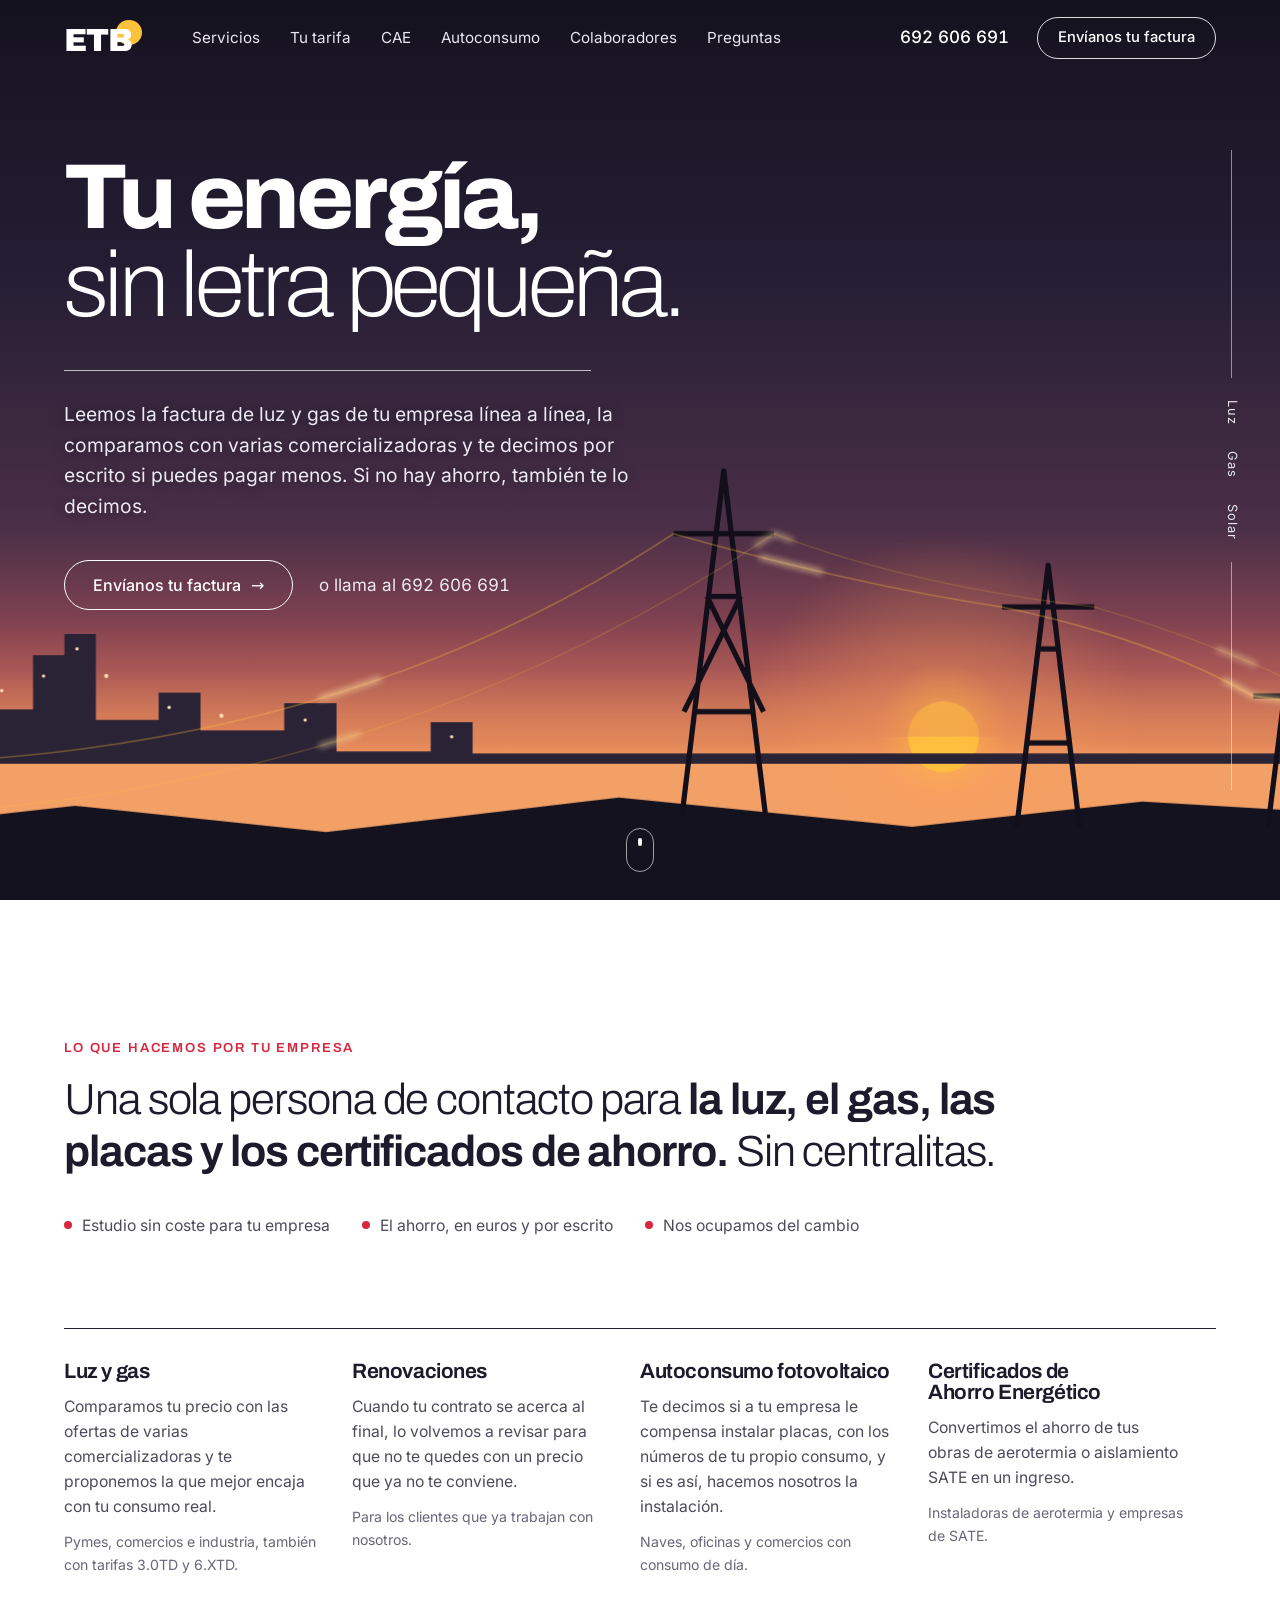
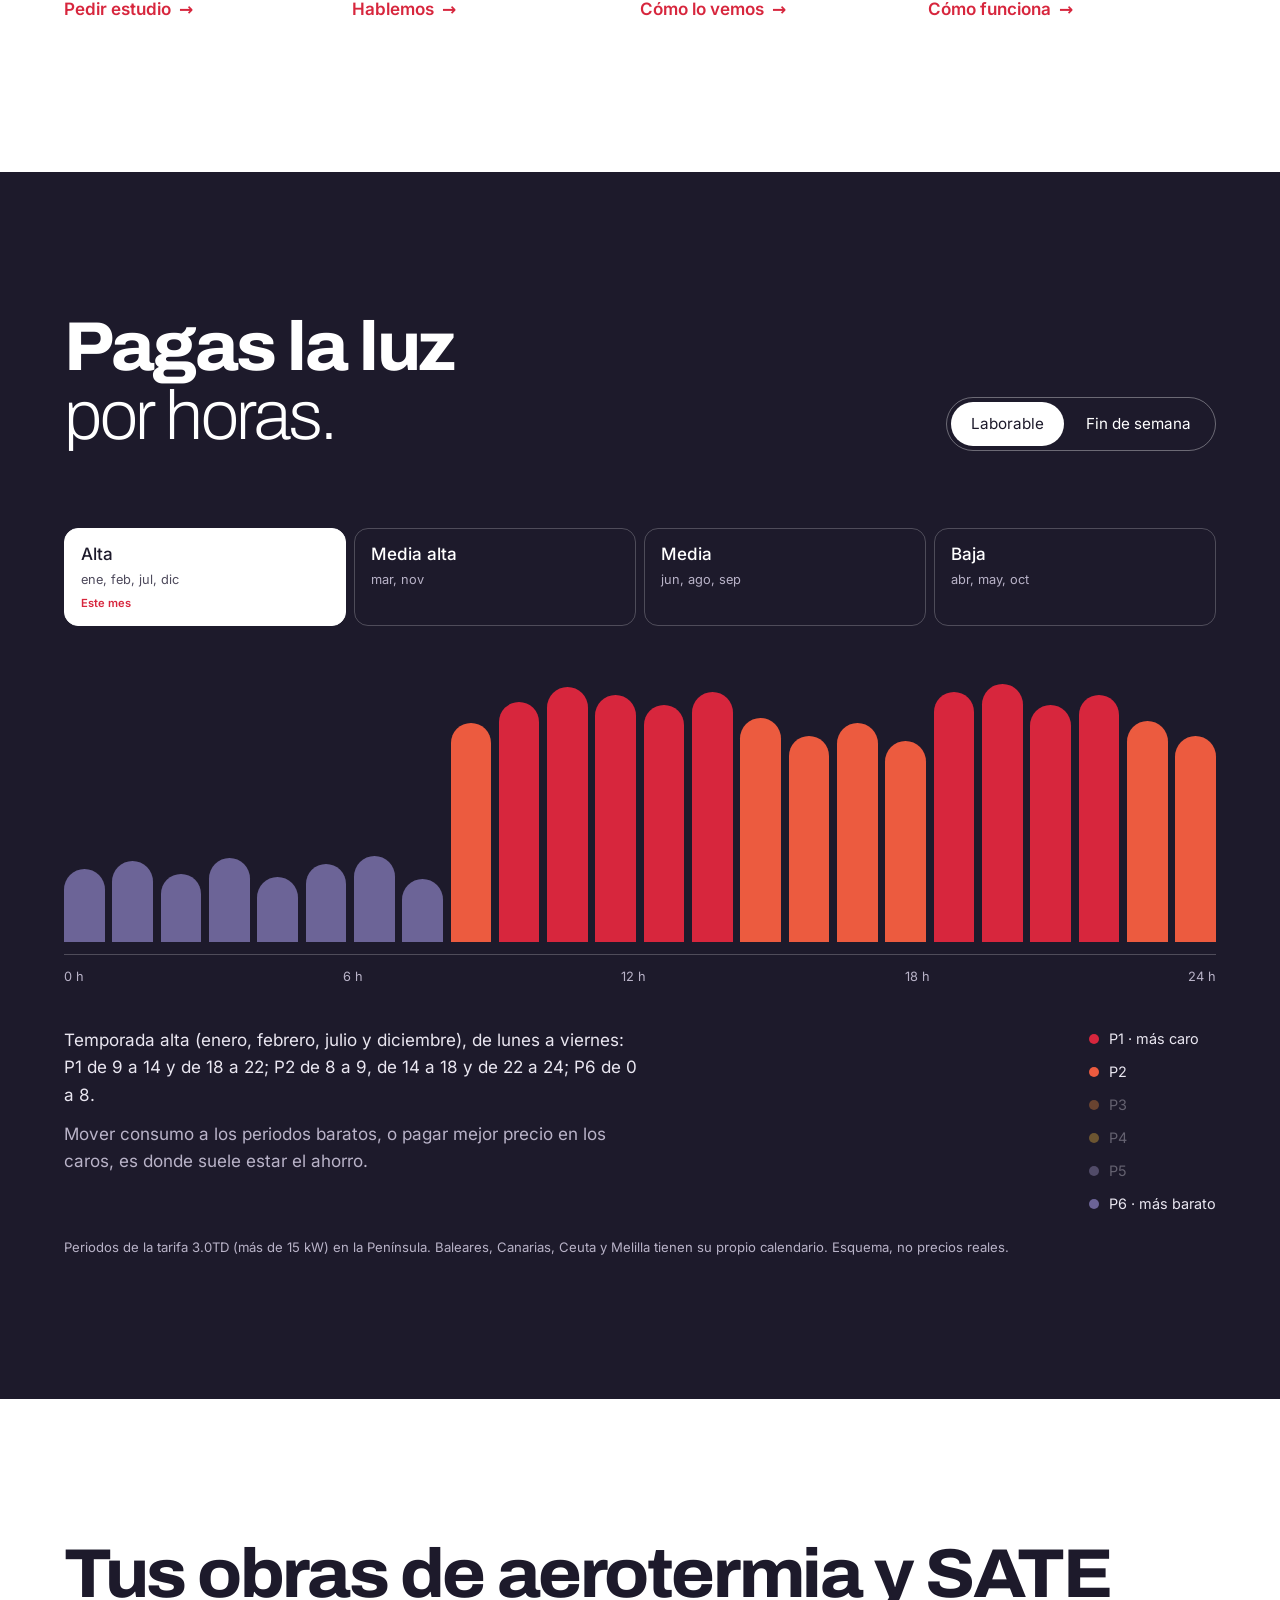
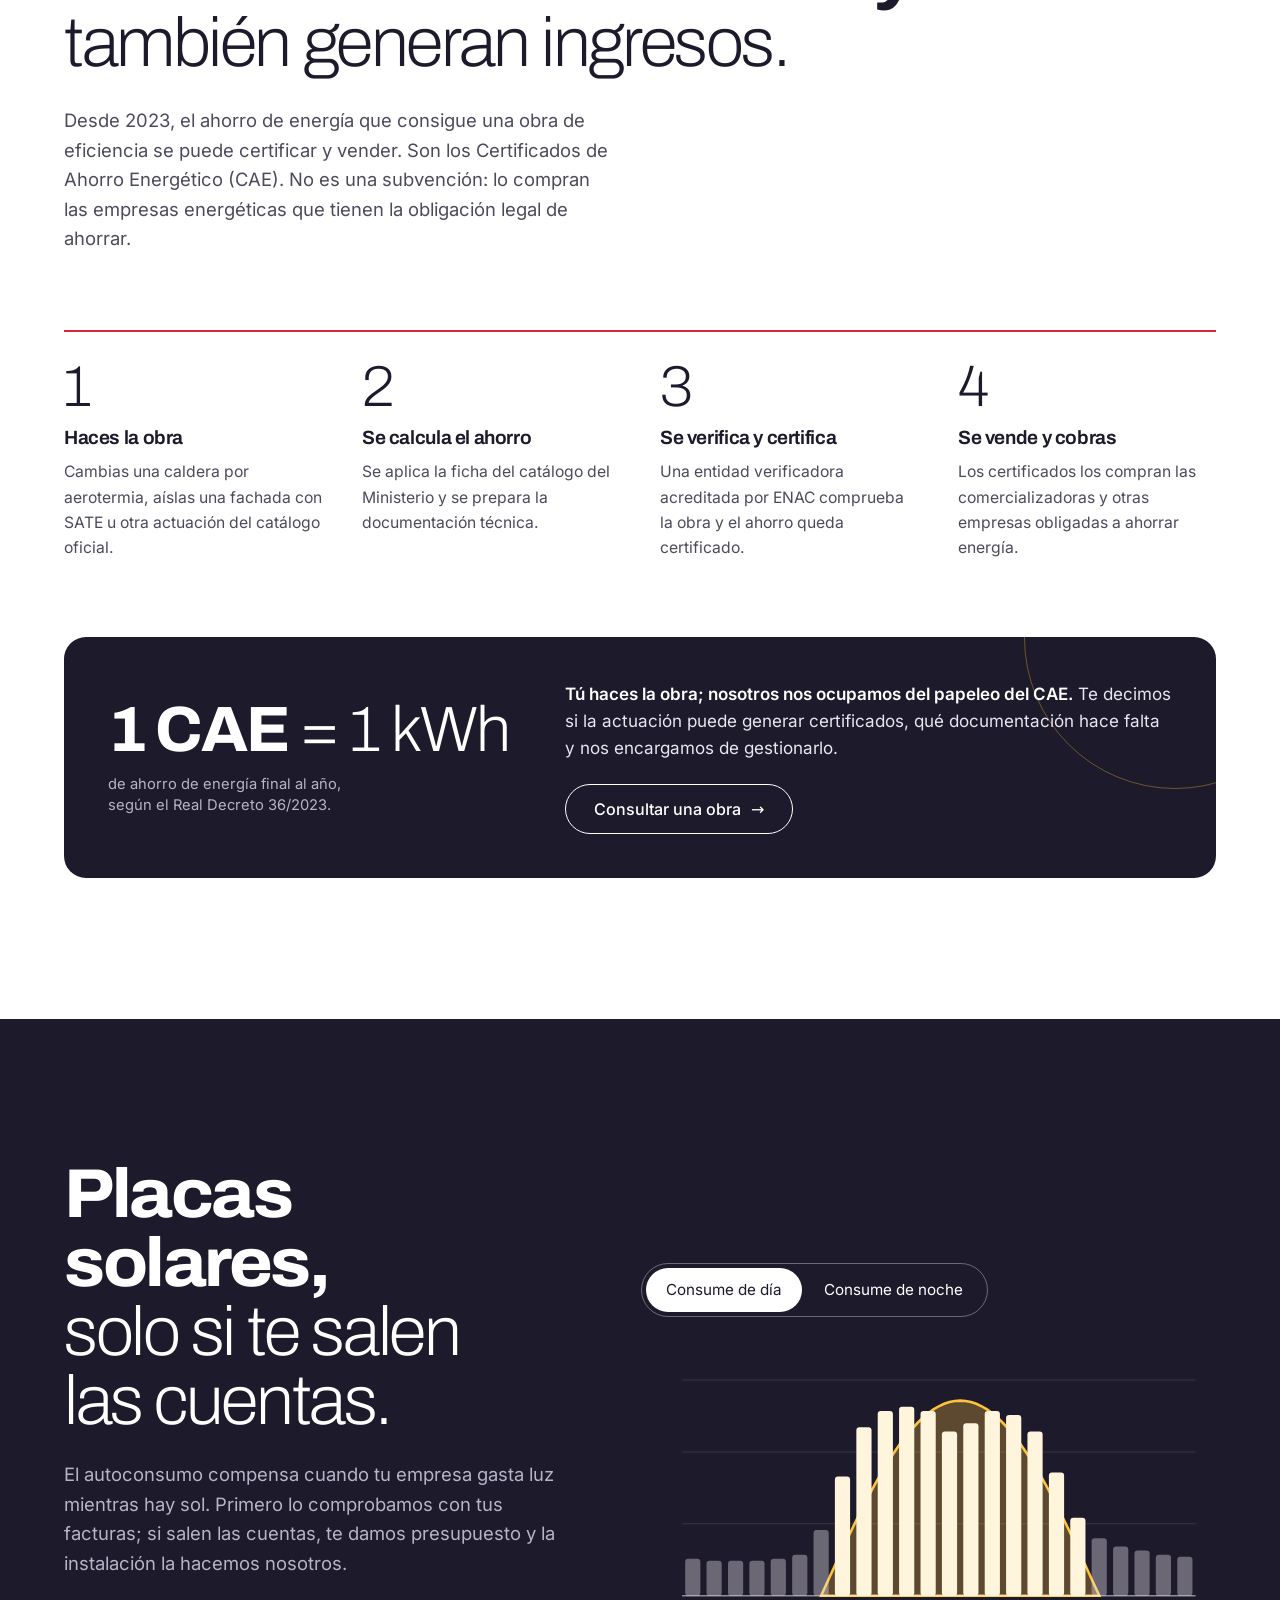
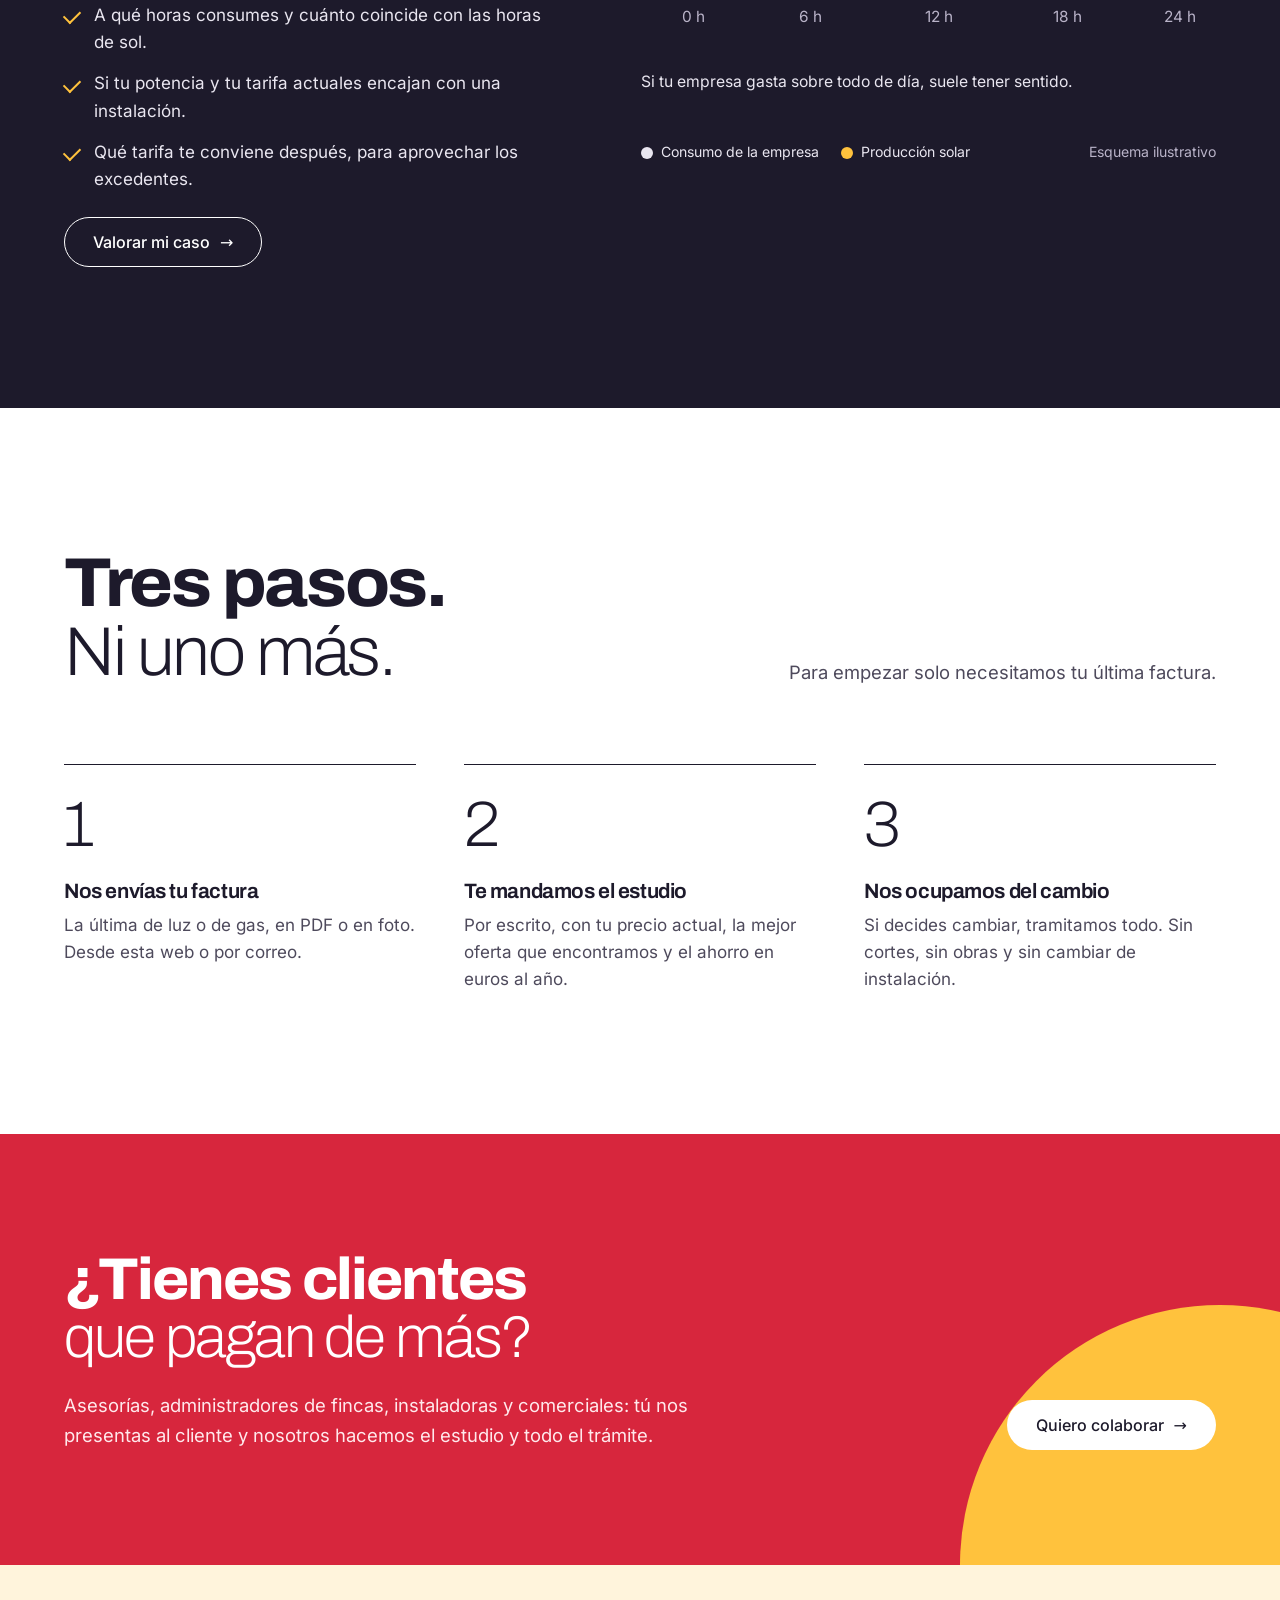
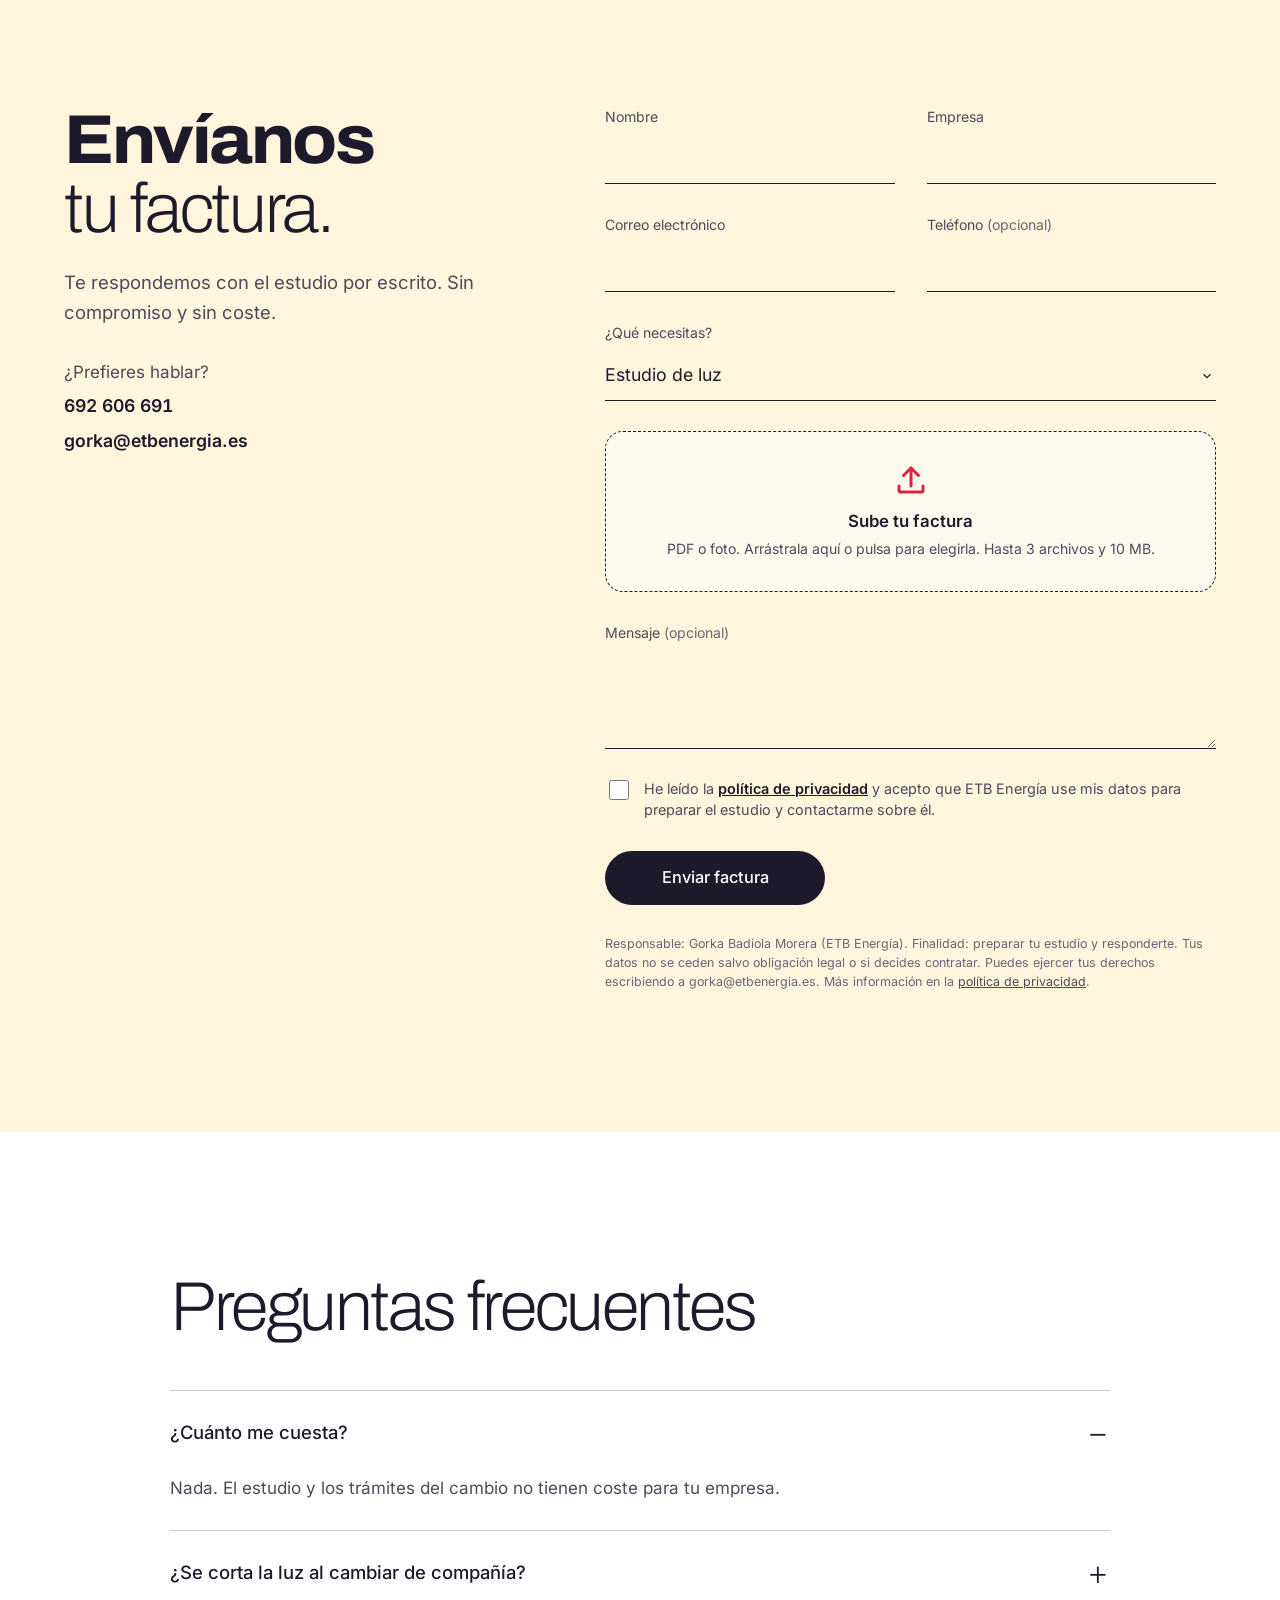
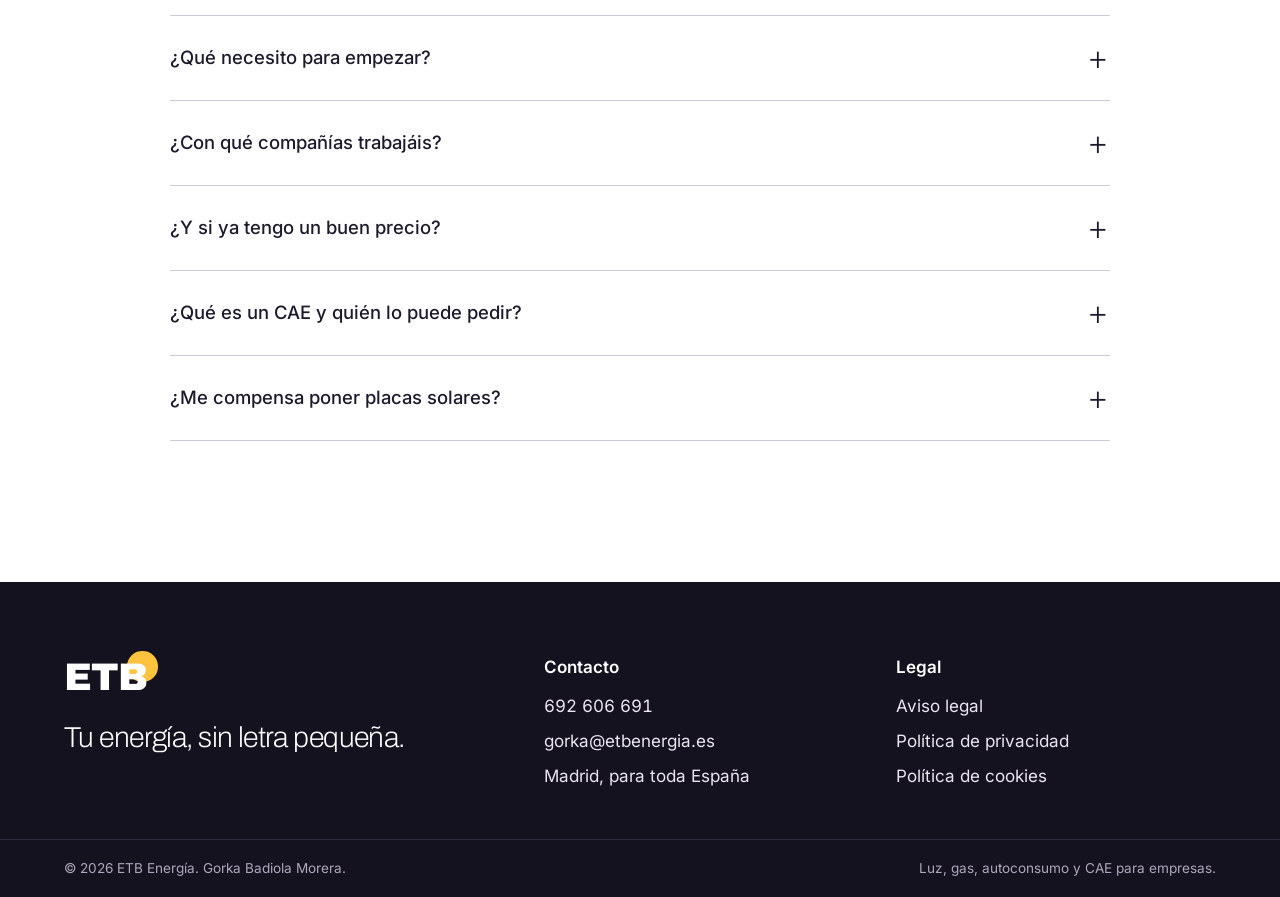
<file: index.html>
<!doctype html>
<html lang="es">
<head>
<meta charset="utf-8">
<meta name="viewport" content="width=device-width, initial-scale=1">
<title>ETB Energía · Tu energía, sin letra pequeña</title>
<meta name="description" content="Estudiamos la factura de luz y gas de tu empresa y te decimos, por escrito, si puedes pagar menos. También instalamos autoconsumo fotovoltaico y gestionamos Certificados de Ahorro Energético (CAE).">
<link rel="canonical" href="https://etbenergia.es/">
<meta property="og:type" content="website">
<meta property="og:locale" content="es_ES">
<meta property="og:site_name" content="ETB Energía">
<meta property="og:title" content="ETB Energía · Tu energía, sin letra pequeña">
<meta property="og:description" content="Estudiamos la factura de luz y gas de tu empresa y te decimos, por escrito, si puedes pagar menos.">
<meta property="og:url" content="https://etbenergia.es/">
<meta property="og:image" content="https://etbenergia.es/assets/compartir.png">
<meta name="twitter:card" content="summary_large_image">
<meta name="theme-color" content="#1D1A2B">
<link rel="icon" href="favicon.svg" type="image/svg+xml">
<link rel="apple-touch-icon" href="assets/apple-touch-icon.png">
<link rel="preload" href="assets/fonts/archivo-var.woff2" as="font" type="font/woff2" crossorigin>
<link rel="preload" href="assets/fonts/inter-latin-400-normal.woff2" as="font" type="font/woff2" crossorigin>
<link rel="stylesheet" href="assets/site.css">
<script>document.documentElement.classList.add('js')</script>
<script type="application/ld+json">
{"@context":"https://schema.org","@type":"ProfessionalService","name":"ETB Energía","url":"https://etbenergia.es/","email":"gorka@etbenergia.es","telephone":"+34692606691","slogan":"Tu energía, sin letra pequeña.","areaServed":"ES","address":{"@type":"PostalAddress","addressLocality":"Madrid","addressCountry":"ES"},"founder":{"@type":"Person","name":"Gorka Badiola"}}
</script>
</head>
<body>
<a class="skip" href="#contenido">Saltar al contenido</a>

<header class="cab cab--hero" id="cab">
  <div class="wrap">
    <a href="#inicio" class="logo logo--blanco" aria-label="ETB Energía, inicio"><span>ETB</span></a>
    <nav class="nav" id="nav" aria-label="Principal">
      <a href="#servicios">Servicios</a>
      <a href="#tarifa">Tu tarifa</a>
      <a href="#cae">CAE</a>
      <a href="#autoconsumo">Autoconsumo</a>
      <a href="#colaboradores">Colaboradores</a>
      <a href="#preguntas">Preguntas</a>
    </nav>
    <button class="menu-btn" id="menu" type="button" aria-expanded="false" aria-controls="nav" aria-label="Abrir menú">
      <svg viewBox="0 0 24 24" fill="none" stroke="currentColor" stroke-width="1.8" stroke-linecap="round" aria-hidden="true"><path d="M4 8h16M4 16h16"/></svg>
    </button>
    <a class="cab__tel num" href="tel:+34692606691">692 606 691</a>
    <a href="#factura" class="btn btn--rojo">Envíanos tu factura</a>
  </div>
</header>

<main id="contenido">
  <section id="inicio" class="portada">
    <svg class="paisaje" viewBox="0 0 1440 860" preserveAspectRatio="xMidYMax slice" aria-hidden="true">
      <defs>
        <filter id="brillo"><feGaussianBlur stdDeviation="3"/></filter>
        <radialGradient id="sol-g" cx="0.5" cy="0.5" r="0.5"><stop offset="0" stop-color="#FFC23D" stop-opacity=".9"/><stop offset=".35" stop-color="#FF9E5A" stop-opacity=".35"/><stop offset="1" stop-color="#FF9E5A" stop-opacity="0"/></radialGradient>
        <linearGradient id="cielo" gradientUnits="userSpaceOnUse" x1="0" y1="-400" x2="0" y2="730"><stop offset=".354" stop-color="#15121F"/><stop offset=".575" stop-color="#231D33"/><stop offset=".80" stop-color="#4A2F47"/><stop offset=".92" stop-color="#9A4B55"/><stop offset=".985" stop-color="#E58A5A"/><stop offset="1" stop-color="#F2A066"/></linearGradient>
        <linearGradient id="bruma" x1="0" y1="0" x2="0" y2="1"><stop offset="0" stop-color="#E58A5A" stop-opacity="0"/><stop offset="1" stop-color="#E58A5A" stop-opacity=".45"/></linearGradient>
      </defs>
      <rect x="-200" y="-1400" width="1840" height="2300" fill="url(#cielo)"/>
      <g transform="translate(0 90)">
      <g class="capa" data-vel=".08"><circle cx="1010" cy="610" r="190" fill="url(#sol-g)"/><circle cx="1010" cy="614" r="34" fill="#FFC23D" opacity=".85"/></g>
      <rect x="0" y="500" width="1440" height="114" fill="url(#bruma)"/>
      <g class="capa" data-vel=".16">
        <path d="M0 640 L0 598 L60 598 L60 556 L95 556 L95 588 L140 588 L140 536 L170 536 L170 516 L200 516 L200 598 L260 598 L260 572 L300 572 L300 608 L380 608 L380 582 L430 582 L430 628 L520 628 L520 600 L560 600 L560 630 L1440 630 L1440 640 Z" fill="#2A2235"/>
        <g class="luces" fill="#FFE2B8"><circle cx="210" cy="556" r="2"/><circle cx="270" cy="586" r="1.6"/><circle cx="320" cy="594" r="2"/><circle cx="150" cy="556" r="1.6"/><circle cx="400" cy="598" r="1.6"/><circle cx="80" cy="582" r="1.6"/><circle cx="182" cy="530" r="1.6"/><circle cx="540" cy="614" r="1.6"/><circle cx="110" cy="570" r="1.6"/></g>
      </g>
      <g class="capa" data-vel=".26">
        <path d="M0 1000 L0 700 L180 680 L420 705 L700 672 L980 700 L1200 676 L1440 690 L1440 1000 Z" fill="#15121F"/>
        <g stroke="#120F1B" stroke-width="5" fill="none" stroke-linejoin="round">
          <path d="M760 690 L800 360 L840 690 M772 590 L828 590 M784 480 L816 480 M752 420 L848 420 M762 590 L816 480 M838 590 L784 480"/>
          <path d="M1080 700 L1110 450 L1140 700 M1090 620 L1130 620 M1098 530 L1122 530 M1066 490 L1154 490"/>
          <path d="M1320 700 L1340 540 L1360 700 M1306 575 L1374 575"/>
        </g>
        <g fill="none" stroke-linecap="round">
          <path d="M-40 640 Q 420 640 752 420 Q 930 470 1066 490 Q 1210 520 1306 575 L1500 600" stroke="#FFC23D" stroke-opacity=".35" stroke-width="1.5"/>
          <path class="pulso" d="M-40 640 Q 420 640 752 420 Q 930 470 1066 490 Q 1210 520 1306 575 L1500 600" stroke="#FFE3A3" stroke-width="3" stroke-dasharray="60 400" filter="url(#brillo)"/>
          <path d="M-40 690 Q 460 680 848 420 Q 980 470 1154 490 Q 1260 520 1374 575 L1500 590" stroke="#FFC23D" stroke-opacity=".22" stroke-width="1.2"/>
          <path class="pulso pulso--2" d="M-40 690 Q 460 680 848 420 Q 980 470 1154 490 Q 1260 520 1374 575 L1500 590" stroke="#FFE3A3" stroke-width="2.4" stroke-dasharray="40 420" filter="url(#brillo)"/>
        </g>
      </g>
      </g>
    </svg>

    <div class="wrap">
      <div class="portada__txt">
        <h1><span class="g">Tu energía,</span><span class="f">sin letra pequeña.</span></h1>
        <div class="raya" aria-hidden="true"></div>
        <p class="entrada">Leemos la factura de luz y gas de tu empresa línea a línea, la comparamos con varias comercializadoras y te decimos por escrito si puedes pagar menos. Si no hay ahorro, también te lo decimos.</p>
        <div class="acciones">
          <a href="#factura" class="btn btn--blanco">Envíanos tu factura <span class="flecha" aria-hidden="true">→</span></a>
          <a class="tel num" href="tel:+34692606691">o llama al 692 606 691</a>
        </div>
      </div>
    </div>

    <nav class="carril" aria-label="Accesos rápidos">
      <i></i>
      <a href="#servicios">Luz</a>
      <a href="#servicios">Gas</a>
      <a href="#autoconsumo">Solar</a>
      <i></i>
    </nav>
    <a class="bajar" href="#servicios" aria-label="Bajar a los servicios"></a>
  </section>

  <section id="servicios" class="sec">
    <div class="wrap">
      <h2 class="etiqueta aparece">Lo que hacemos por tu empresa</h2>
      <p class="frase aparece">Una sola persona de contacto para <strong>la luz, el gas, las placas y los certificados de ahorro.</strong> Sin centralitas.</p>
        <ul class="promesas aparece">
          <li>Estudio sin coste para tu empresa</li>
          <li>El ahorro, en euros y por escrito</li>
          <li>Nos ocupamos del cambio</li>
        </ul>
      <ul class="servicios aparece">
        <li>
          <h3>Luz y gas</h3>
          <p>Comparamos tu precio con las ofertas de varias comercializadoras y te proponemos la que mejor encaja con tu consumo real.</p>
          <p class="para">Pymes, comercios e industria, también con tarifas 3.0TD y 6.XTD.</p>
          <a class="enlace" href="#factura">Pedir estudio</a>
        </li>
        <li>
          <h3>Renovaciones</h3>
          <p>Cuando tu contrato se acerca al final, lo volvemos a revisar para que no te quedes con un precio que ya no te conviene.</p>
          <p class="para">Para los clientes que ya trabajan con nosotros.</p>
          <a class="enlace" href="#factura">Hablemos</a>
        </li>
        <li>
          <h3>Autoconsumo fotovoltaico</h3>
          <p>Te decimos si a tu empresa le compensa instalar placas, con los números de tu propio consumo, y si es así, hacemos nosotros la instalación.</p>
          <p class="para">Naves, oficinas y comercios con consumo de día.</p>
          <a class="enlace" href="#autoconsumo">Cómo lo vemos</a>
        </li>
        <li>
          <h3>Certificados de Ahorro Energético</h3>
          <p>Convertimos el ahorro de tus obras de aerotermia o aislamiento SATE en un ingreso.</p>
          <p class="para">Instaladoras de aerotermia y empresas de SATE.</p>
          <a class="enlace" href="#cae">Cómo funciona</a>
        </li>
      </ul>
    </div>
  </section>

  <section id="tarifa" class="sec oscuro">
    <div class="wrap">
      <div class="cabeza aparece">
        <h2 class="dos"><span class="g">Pagas la luz</span><span class="f">por horas.</span></h2>
        <div class="selector" role="group" aria-label="Tipo de día">
          <button type="button" data-dia="laborable" aria-pressed="true">Laborable</button>
          <button type="button" data-dia="finde" aria-pressed="false">Fin de semana</button>
        </div>
      </div>
      <div class="aparece">
        <div class="temporadas" role="group" aria-label="Temporada">
          <button type="button" data-temp="alta" aria-pressed="false">Alta<small>ene, feb, jul, dic</small></button>
          <button type="button" data-temp="mediaalta" aria-pressed="false">Media alta<small>mar, nov</small></button>
          <button type="button" data-temp="media" aria-pressed="false">Media<small>jun, ago, sep</small></button>
          <button type="button" data-temp="baja" aria-pressed="false">Baja<small>abr, may, oct</small></button>
        </div>
        <div class="barras" id="barras" aria-hidden="true"><span class="burbuja" id="burbuja"></span></div>
        <div class="eje" aria-hidden="true"><span>0 h</span><span>6 h</span><span>12 h</span><span>18 h</span><span>24 h</span></div>
        <div class="tarifa__pie">
          <div>
            <p id="nota-dia" aria-live="polite">En una 3.0TD cada hora cae en uno de seis periodos, del P1 (el más caro) al P6 (el más barato), según la temporada y el tipo de día.</p>
            <p class="tarifa__extra">Mover consumo a los periodos baratos, o pagar mejor precio en los caros, es donde suele estar el ahorro.</p>
          </div>
          <ul class="leyenda" id="leyenda"></ul>
        </div>
        <p class="nota-esquema">Periodos de la tarifa 3.0TD (más de 15 kW) en la Península. Baleares, Canarias, Ceuta y Melilla tienen su propio calendario. Esquema, no precios reales.</p>
      </div>
    </div>
  </section>

  <section id="cae" class="sec cae">
    <div class="wrap">
      <div class="cabeza aparece">
        <h2 class="dos"><span class="g">Tus obras de aerotermia y SATE</span><span class="f">también generan ingresos.</span></h2>
        <p class="entrada">Desde 2023, el ahorro de energía que consigue una obra de eficiencia se puede certificar y vender. Son los Certificados de Ahorro Energético (CAE). No es una subvención: lo compran las empresas energéticas que tienen la obligación legal de ahorrar.</p>
      </div>
      <ol class="flujo" id="flujo">
        <li><h3>Haces la obra</h3><p>Cambias una caldera por aerotermia, aíslas una fachada con SATE u otra actuación del catálogo oficial.</p></li>
        <li><h3>Se calcula el ahorro</h3><p>Se aplica la ficha del catálogo del Ministerio y se prepara la documentación técnica.</p></li>
        <li><h3>Se verifica y certifica</h3><p>Una entidad verificadora acreditada por ENAC comprueba la obra y el ahorro queda certificado.</p></li>
        <li><h3>Se vende y cobras</h3><p>Los certificados los compran las comercializadoras y otras empresas obligadas a ahorrar energía.</p></li>
      </ol>
      <div class="cae__pie aparece">
        <div class="dato"><b>1 CAE</b> = 1 kWh<small>de ahorro de energía final al año, según el Real Decreto 36/2023.</small></div>
        <div>
          <p><strong>Tú haces la obra; nosotros nos ocupamos del papeleo del CAE.</strong> Te decimos si la actuación puede generar certificados, qué documentación hace falta y nos encargamos de gestionarlo.</p>
          <p style="margin-top:22px"><a href="#factura" class="btn btn--blanco" data-motivo="Certificados de Ahorro Energético (CAE)">Consultar una obra <span class="flecha" aria-hidden="true">→</span></a></p>
        </div>
      </div>
    </div>
  </section>

  <section id="autoconsumo" class="sec oscuro solar">
    <div class="wrap">
      <div class="solar__txt aparece">
        <h2 class="dos"><span class="g">Placas solares,</span><span class="f">solo si te salen las cuentas.</span></h2>
        <p class="entrada">El autoconsumo compensa cuando tu empresa gasta luz mientras hay sol. Primero lo comprobamos con tus facturas; si salen las cuentas, te damos presupuesto y la instalación la hacemos nosotros.</p>
        <ul class="revisa">
          <li>A qué horas consumes y cuánto coincide con las horas de sol.</li>
          <li>Si tu potencia y tu tarifa actuales encajan con una instalación.</li>
          <li>Qué tarifa te conviene después, para aprovechar los excedentes.</li>
        </ul>
        <div><a href="#factura" class="btn btn--blanco" data-motivo="Autoconsumo fotovoltaico">Valorar mi caso <span class="flecha" aria-hidden="true">→</span></a></div>
      </div>
      <figure class="grafica aparece">
        <div class="selector" role="group" aria-label="Cuándo consume tu empresa">
          <button type="button" data-perfil="dia" aria-pressed="true">Consume de día</button>
          <button type="button" data-perfil="noche" aria-pressed="false">Consume de noche</button>
        </div>
        <svg viewBox="0 0 560 300" role="img" aria-label="Esquema: consumo de una empresa a lo largo del día comparado con la curva de producción solar">
          <g stroke="rgba(255,255,255,.12)" stroke-width="1">
            <line x1="40" y1="40" x2="540" y2="40"/><line x1="40" y1="110" x2="540" y2="110"/><line x1="40" y1="180" x2="540" y2="180"/>
          </g>
          <path id="sol" d="" fill="#FFC23D" fill-opacity=".28" stroke="#FFC23D" stroke-width="2.5"/>
          <g id="barras-solar"></g>
          <line x1="40" y1="250" x2="540" y2="250" stroke="rgba(255,255,255,.5)" stroke-width="1.5"/>
          <g font-family="Inter, sans-serif" font-size="15" fill="#B9B3C8">
            <text x="40" y="276">0 h</text><text x="165" y="276" text-anchor="middle">6 h</text><text x="290" y="276" text-anchor="middle">12 h</text><text x="415" y="276" text-anchor="middle">18 h</text><text x="540" y="276" text-anchor="end">24 h</text>
          </g>
        </svg>
        <p class="grafica__nota" id="nota-solar" aria-live="polite">Si tu empresa gasta sobre todo de día, suele tener sentido.</p>
        <figcaption><span><i class="ley" style="background:#E9E6F0"></i>Consumo de la empresa</span><span><i class="ley" style="background:#FFC23D"></i>Producción solar</span><span class="ilu">Esquema ilustrativo</span></figcaption>
      </figure>
    </div>
  </section>

  <section id="como" class="sec">
    <div class="wrap">
      <div class="cabeza aparece">
        <h2 class="dos"><span class="g">Tres pasos.</span><span class="f">Ni uno más.</span></h2>
        <p class="entrada">Para empezar solo necesitamos tu última factura.</p>
      </div>
      <ol class="pasos aparece">
        <li><h3 class="h3">Nos envías tu factura</h3><p>La última de luz o de gas, en PDF o en foto. Desde esta web o por correo.</p></li>
        <li><h3 class="h3">Te mandamos el estudio</h3><p>Por escrito, con tu precio actual, la mejor oferta que encontramos y el ahorro en euros al año.</p></li>
        <li><h3 class="h3">Nos ocupamos del cambio</h3><p>Si decides cambiar, tramitamos todo. Sin cortes, sin obras y sin cambiar de instalación.</p></li>
      </ol>
    </div>
  </section>

  <section id="colaboradores" class="colab">
    <div class="wrap aparece">
      <div>
        <h2 class="dos"><span class="g">¿Tienes clientes</span><span class="f">que pagan de más?</span></h2>
        <p class="entrada">Asesorías, administradores de fincas, instaladoras y comerciales: tú nos presentas al cliente y nosotros hacemos el estudio y todo el trámite.</p>
      </div>
      <a href="#factura" class="btn btn--claro" data-motivo="Quiero colaborar">Quiero colaborar <span class="flecha" aria-hidden="true">→</span></a>
    </div>
  </section>

  <section id="factura" class="sec form-sec">
    <div class="wrap">
      <div class="form-sec__txt aparece">
        <h2 class="dos"><span class="g">Envíanos</span><span class="f">tu factura.</span></h2>
        <p class="entrada">Te respondemos con el estudio por escrito. Sin compromiso y sin coste.</p>
        <div class="contacto">
          <span>¿Prefieres hablar?</span>
          <a class="num" href="tel:+34692606691">692 606 691</a>
          <a href="mailto:gorka@etbenergia.es">gorka@etbenergia.es</a>
        </div>
      </div>
      <div class="panel">
        <form id="form" class="form" novalidate>
          <label class="campo">Nombre<input name="nombre" type="text" autocomplete="name" required></label>
          <label class="campo">Empresa<input name="empresa" type="text" autocomplete="organization" required></label>
          <label class="campo">Correo electrónico<input name="email" type="email" autocomplete="email" required></label>
          <label class="campo"><span>Teléfono <span class="opc">(opcional)</span></span><input name="telefono" type="tel" autocomplete="tel"></label>
          <label class="campo campo--ancho">¿Qué necesitas?
            <select name="motivo" id="motivo">
              <option>Estudio de luz</option>
              <option>Estudio de gas</option>
              <option>Estudio de luz y gas</option>
              <option>Autoconsumo fotovoltaico</option>
              <option>Certificados de Ahorro Energético (CAE)</option>
              <option>Quiero colaborar</option>
              <option>Otra consulta</option>
            </select>
          </label>
          <div class="subir" id="zona">
            <input id="archivo" name="archivo" type="file" accept=".pdf,.jpg,.jpeg,.png,.heic,.webp,application/pdf,image/*" multiple aria-describedby="zona-ayuda" aria-label="Sube tu factura">
            <svg class="subir__icono" viewBox="0 0 24 24" fill="none" stroke="currentColor" stroke-width="2" stroke-linecap="round" stroke-linejoin="round" aria-hidden="true"><path d="M12 16V4"/><path d="m7 9 5-5 5 5"/><path d="M4 16v3a1 1 0 0 0 1 1h14a1 1 0 0 0 1-1v-3"/></svg>
            <div class="subir__t">Sube tu factura</div>
            <div class="subir__s" id="zona-ayuda">PDF o foto. Arrástrala aquí o pulsa para elegirla. Hasta 3 archivos y 10 MB.</div>
          </div>
          <ul class="archivos" id="lista" aria-live="polite"></ul>
          <label class="campo campo--ancho"><span>Mensaje <span class="opc">(opcional)</span></span><textarea name="mensaje" rows="3"></textarea></label>
          <label class="trampa" aria-hidden="true">No rellenar<input name="web" type="text" tabindex="-1" autocomplete="off"></label>
          <label class="check"><input type="checkbox" name="acepto" required><span>He leído la <a href="privacidad.html" target="_blank">política de privacidad</a> y acepto que ETB Energía use mis datos para preparar el estudio y contactarme sobre él.</span></label>
          <div class="aviso" id="aviso" role="alert"></div>
          <button type="submit" class="btn btn--rojo" id="enviar">Enviar factura</button>
          <p class="info-legal">Responsable: Gorka Badiola Morera (ETB Energía). Finalidad: preparar tu estudio y responderte. Tus datos no se ceden salvo obligación legal o si decides contratar. Puedes ejercer tus derechos escribiendo a gorka@etbenergia.es. Más información en la <a href="privacidad.html">política de privacidad</a>.</p>
        </form>
        <div class="ok" id="ok" tabindex="-1">
          <h3>Recibido.</h3>
          <p>Revisamos tu factura y te escribimos con el estudio. Si necesitamos algo más, te llamamos.</p>
        </div>
      </div>
    </div>
  </section>

  <section id="preguntas" class="sec faq">
    <div class="wrap">
      <h2 class="dos aparece"><span class="f">Preguntas frecuentes</span></h2>
      <div class="aparece">
        <details name="faq" open><summary>¿Cuánto me cuesta?</summary><p>Nada. El estudio y los trámites del cambio no tienen coste para tu empresa.</p></details>
        <details name="faq"><summary>¿Se corta la luz al cambiar de compañía?</summary><p>No. Cambiar de comercializadora no implica cortes ni obras: sigues con la misma instalación y la misma distribuidora.</p></details>
        <details name="faq"><summary>¿Qué necesito para empezar?</summary><p>Solo tu última factura. Si decides cambiar, te pediremos el CIF, el DNI del representante y un justificante de la cuenta bancaria.</p></details>
        <details name="faq"><summary>¿Con qué compañías trabajáis?</summary><p>Comparamos ofertas de varias comercializadoras y te proponemos la que mejor encaja con tu consumo.</p></details>
        <details name="faq"><summary>¿Y si ya tengo un buen precio?</summary><p>Te lo decimos. Si no hay ahorro, no te hacemos ninguna propuesta.</p></details>
        <details name="faq"><summary>¿Qué es un CAE y quién lo puede pedir?</summary><p>Un Certificado de Ahorro Energético reconoce 1 kWh de ahorro de energía final al año conseguido con una obra de eficiencia, como cambiar una caldera por aerotermia o aislar con SATE. El ahorro pertenece a quien hace la inversión, y se puede vender a las empresas energéticas obligadas a ahorrar.</p></details>
        <details name="faq"><summary>¿Me compensa poner placas solares?</summary><p>Depende de cuándo consumes. Si tu empresa gasta sobre todo de día, suele tener sentido; si consume de noche, menos. Lo vemos con tus facturas antes de darte presupuesto, y si compensa, hacemos nosotros la instalación.</p></details>
      </div>
    </div>
  </section>
</main>

<footer class="pie">
  <div class="wrap">
    <div>
      <span class="logo logo--blanco" style="font-size:2.4rem"><span>ETB</span></span>
      <p class="pie__lema">Tu energía, sin letra pequeña.</p>
    </div>
    <div class="pie__col">
      <strong>Contacto</strong>
      <a class="num" href="tel:+34692606691">692 606 691</a>
      <a href="mailto:gorka@etbenergia.es">gorka@etbenergia.es</a>
      <span>Madrid, para toda España</span>
    </div>
    <div class="pie__col">
      <strong>Legal</strong>
      <a href="aviso-legal.html">Aviso legal</a>
      <a href="privacidad.html">Política de privacidad</a>
      <a href="cookies.html">Política de cookies</a>
    </div>
  </div>
  <div class="pie__base"><div class="wrap"><span>© <span id="anio">2026</span> ETB Energía. Gorka Badiola Morera.</span><span>Luz, gas, autoconsumo y CAE para empresas.</span></div></div>
</footer>

<script src="assets/form.js" defer></script>
<script src="assets/web.js" defer></script>
</body>
</html>
</file>
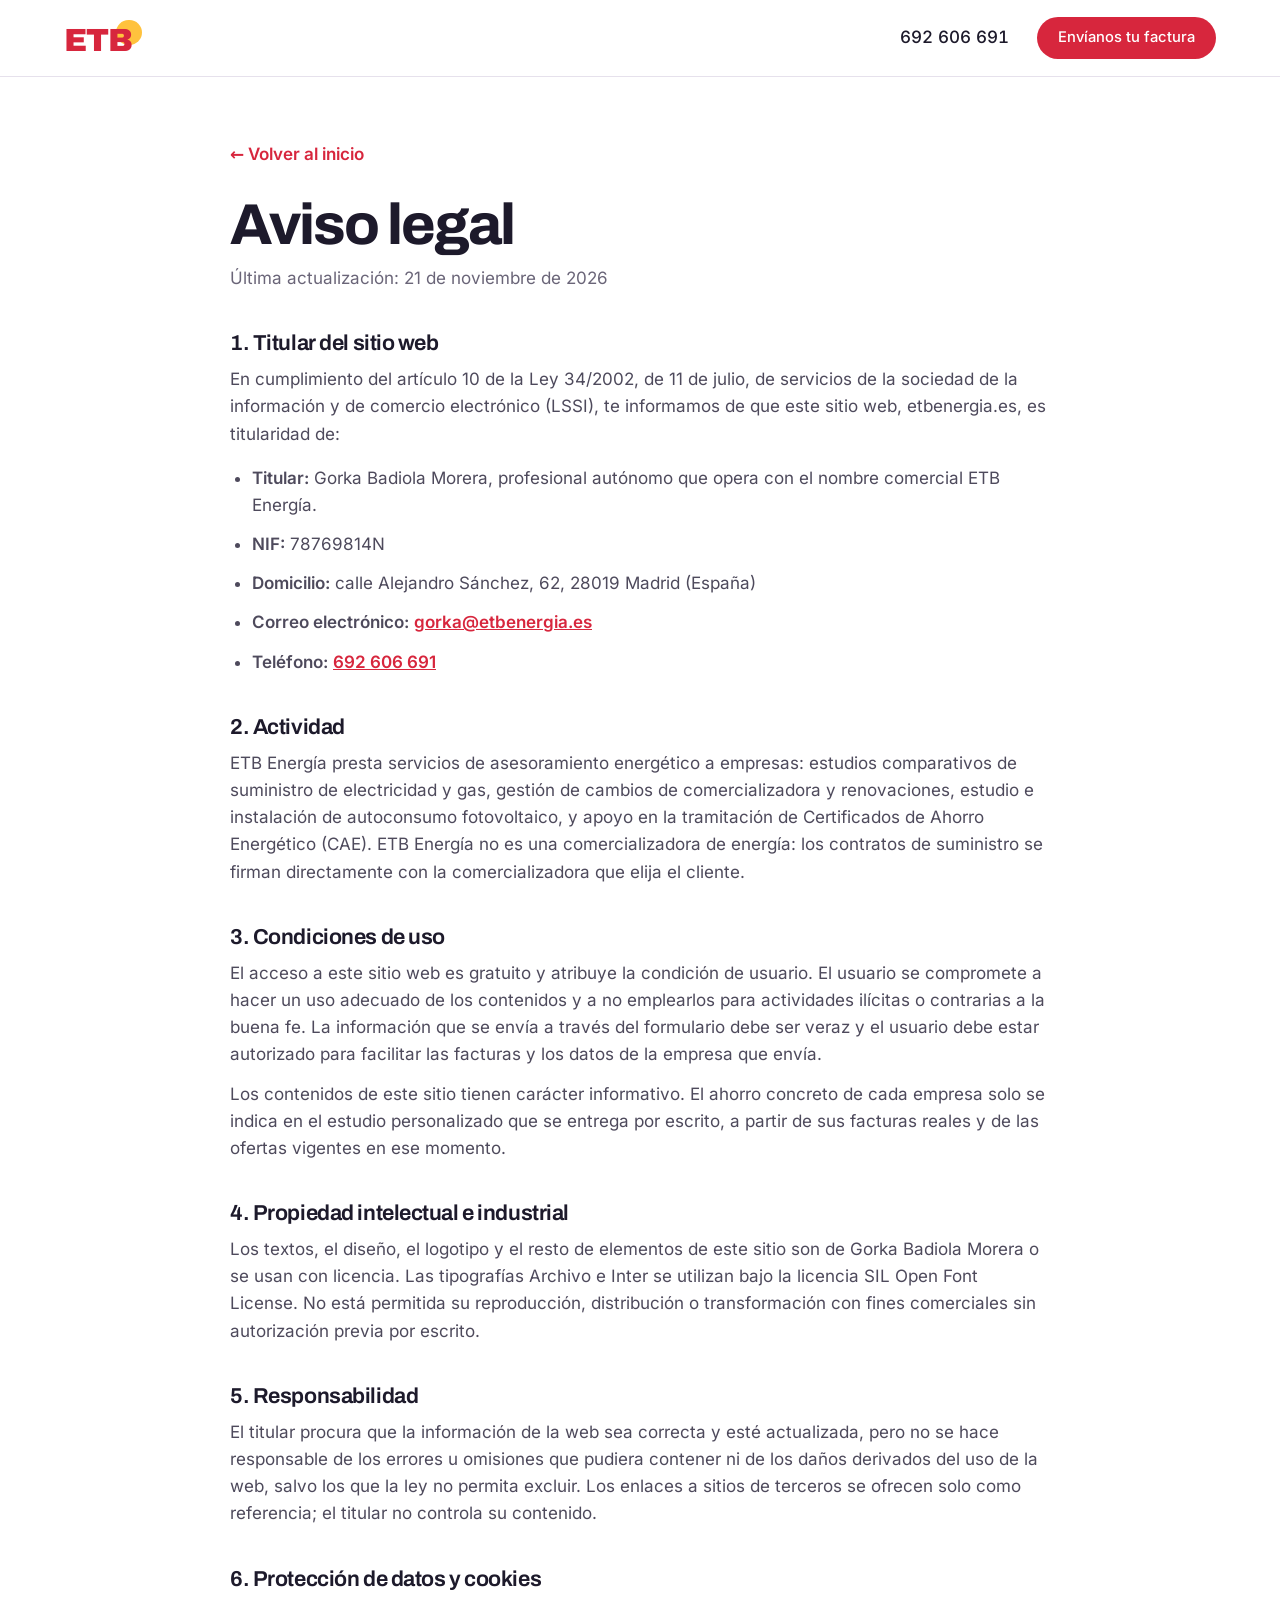
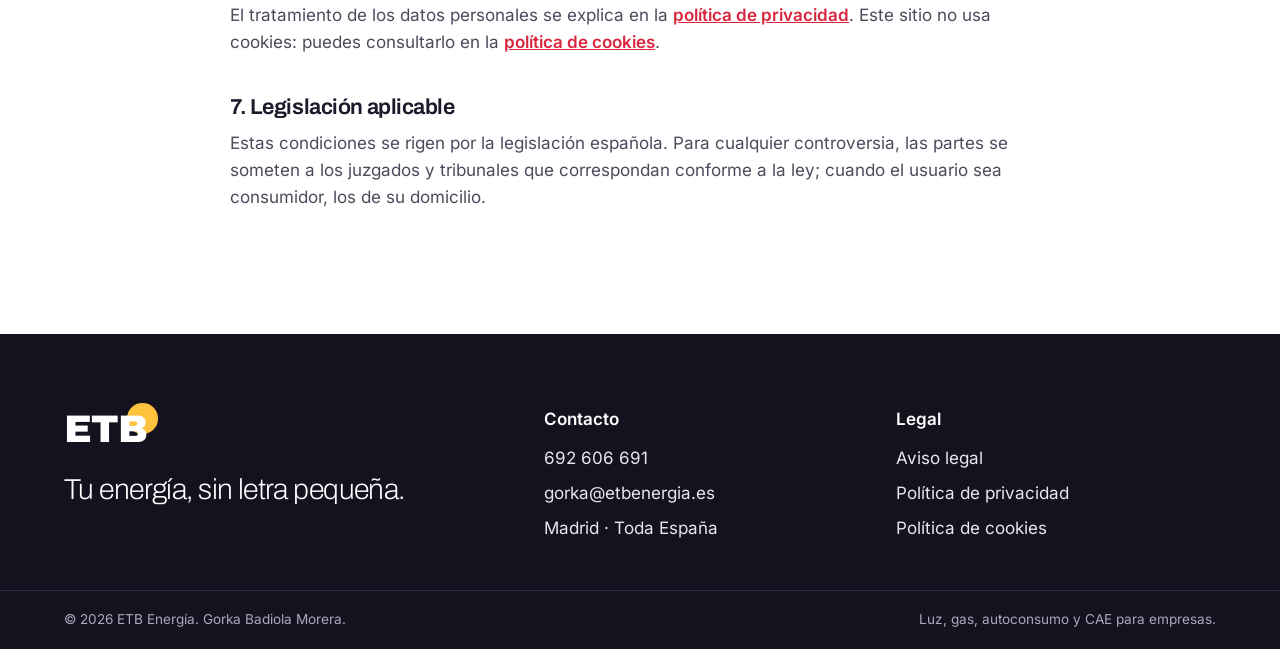
<file: aviso-legal.html>
<!doctype html>
<html lang="es">
<head>
<meta charset="utf-8">
<meta name="viewport" content="width=device-width, initial-scale=1">
<title>Aviso legal · ETB Energía</title>
<meta name="description" content="Aviso legal de etbenergia.es: datos del titular, condiciones de uso y propiedad intelectual.">
<link rel="canonical" href="https://etbenergia.es/aviso-legal.html">
<meta name="theme-color" content="#D7263D">
<link rel="icon" href="favicon.svg" type="image/svg+xml">
<link rel="stylesheet" href="assets/site.css">
</head>
<body>
<header class="cab"><div class="wrap"><a href="./" class="logo" aria-label="ETB Energía, inicio"><span>ETB</span></a><a class="cab__tel num" href="tel:+34692606691">692 606 691</a><a href="./#factura" class="btn btn--rojo">Envíanos tu factura</a></div></header>
<main class="legal"><div class="wrap">
<a class="volver" href="./">← Volver al inicio</a>
<h1>Aviso legal</h1>
<p class="fecha">Última actualización: 21 de noviembre de 2026</p>

<h2>1. Titular del sitio web</h2>
<p>En cumplimiento del artículo 10 de la Ley 34/2002, de 11 de julio, de servicios de la sociedad de la información y de comercio electrónico (LSSI), te informamos de que este sitio web, etbenergia.es, es titularidad de:</p>
<ul>
<li><strong>Titular:</strong> Gorka Badiola Morera, profesional autónomo que opera con el nombre comercial ETB Energía.</li>
<li><strong>NIF:</strong> 78769814N</li>
<li><strong>Domicilio:</strong> calle Alejandro Sánchez, 62, 28019 Madrid (España)</li>
<li><strong>Correo electrónico:</strong> <a href="mailto:gorka@etbenergia.es">gorka@etbenergia.es</a></li>
<li><strong>Teléfono:</strong> <a href="tel:+34692606691">692 606 691</a></li>
</ul>

<h2>2. Actividad</h2>
<p>ETB Energía presta servicios de asesoramiento energético a empresas: estudios comparativos de suministro de electricidad y gas, gestión de cambios de comercializadora y renovaciones, estudio e instalación de autoconsumo fotovoltaico, y apoyo en la tramitación de Certificados de Ahorro Energético (CAE). ETB Energía no es una comercializadora de energía: los contratos de suministro se firman directamente con la comercializadora que elija el cliente.</p>

<h2>3. Condiciones de uso</h2>
<p>El acceso a este sitio web es gratuito y atribuye la condición de usuario. El usuario se compromete a hacer un uso adecuado de los contenidos y a no emplearlos para actividades ilícitas o contrarias a la buena fe. La información que se envía a través del formulario debe ser veraz y el usuario debe estar autorizado para facilitar las facturas y los datos de la empresa que envía.</p>
<p>Los contenidos de este sitio tienen carácter informativo. El ahorro concreto de cada empresa solo se indica en el estudio personalizado que se entrega por escrito, a partir de sus facturas reales y de las ofertas vigentes en ese momento.</p>

<h2>4. Propiedad intelectual e industrial</h2>
<p>Los textos, el diseño, el logotipo y el resto de elementos de este sitio son de Gorka Badiola Morera o se usan con licencia. Las tipografías Archivo e Inter se utilizan bajo la licencia SIL Open Font License. No está permitida su reproducción, distribución o transformación con fines comerciales sin autorización previa por escrito.</p>

<h2>5. Responsabilidad</h2>
<p>El titular procura que la información de la web sea correcta y esté actualizada, pero no se hace responsable de los errores u omisiones que pudiera contener ni de los daños derivados del uso de la web, salvo los que la ley no permita excluir. Los enlaces a sitios de terceros se ofrecen solo como referencia; el titular no controla su contenido.</p>

<h2>6. Protección de datos y cookies</h2>
<p>El tratamiento de los datos personales se explica en la <a href="privacidad.html">política de privacidad</a>. Este sitio no usa cookies: puedes consultarlo en la <a href="cookies.html">política de cookies</a>.</p>

<h2>7. Legislación aplicable</h2>
<p>Estas condiciones se rigen por la legislación española. Para cualquier controversia, las partes se someten a los juzgados y tribunales que correspondan conforme a la ley; cuando el usuario sea consumidor, los de su domicilio.</p>

</div></main>
<footer class="pie"><div class="wrap">
<div><span class="logo logo--blanco" style="font-size:2.4rem"><span>ETB</span></span><p class="pie__lema">Tu energía, sin letra pequeña.</p></div>
<div class="pie__col"><strong>Contacto</strong><a href="tel:+34692606691">692 606 691</a><a href="mailto:gorka@etbenergia.es">gorka@etbenergia.es</a><span>Madrid · Toda España</span></div>
<div class="pie__col"><strong>Legal</strong><a href="aviso-legal.html">Aviso legal</a><a href="privacidad.html">Política de privacidad</a><a href="cookies.html">Política de cookies</a></div>
</div><div class="pie__base"><div class="wrap"><span>© 2026 ETB Energía. Gorka Badiola Morera.</span><span>Luz, gas, autoconsumo y CAE para empresas.</span></div></div></footer>
</body>
</html>
</file>
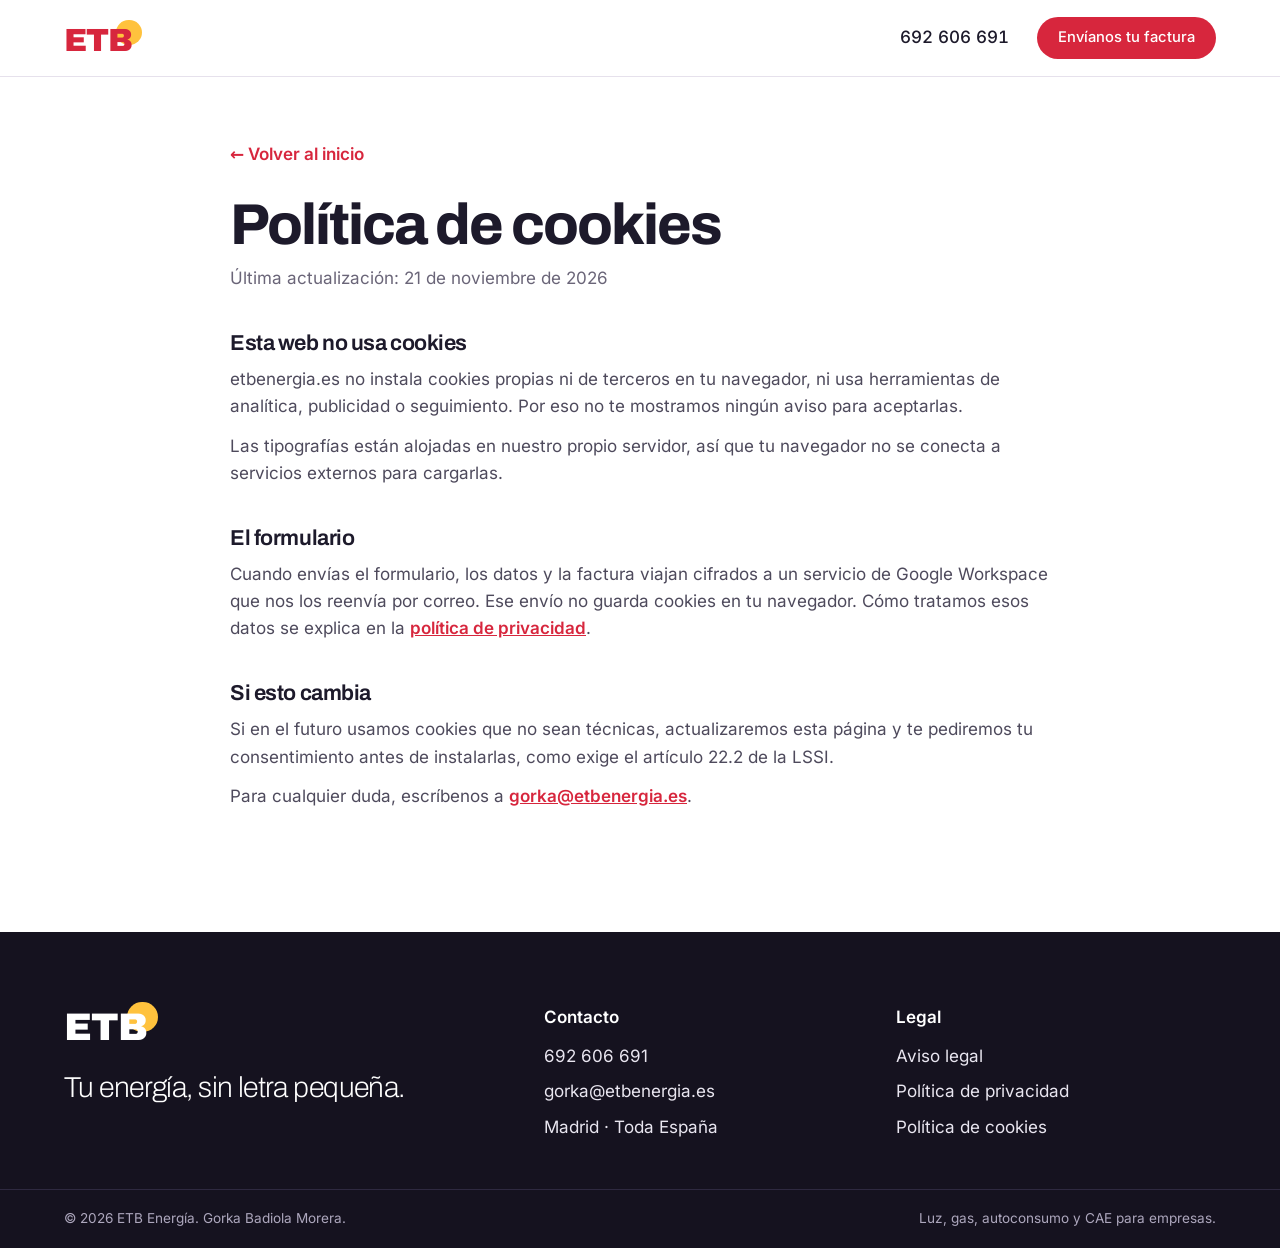
<file: cookies.html>
<!doctype html>
<html lang="es">
<head>
<meta charset="utf-8">
<meta name="viewport" content="width=device-width, initial-scale=1">
<title>Política de cookies · ETB Energía</title>
<meta name="description" content="etbenergia.es no usa cookies ni herramientas de seguimiento.">
<link rel="canonical" href="https://etbenergia.es/cookies.html">
<meta name="theme-color" content="#D7263D">
<link rel="icon" href="favicon.svg" type="image/svg+xml">
<link rel="stylesheet" href="assets/site.css">
</head>
<body>
<header class="cab"><div class="wrap"><a href="./" class="logo" aria-label="ETB Energía, inicio"><span>ETB</span></a><a class="cab__tel num" href="tel:+34692606691">692 606 691</a><a href="./#factura" class="btn btn--rojo">Envíanos tu factura</a></div></header>
<main class="legal"><div class="wrap">
<a class="volver" href="./">← Volver al inicio</a>
<h1>Política de cookies</h1>
<p class="fecha">Última actualización: 21 de noviembre de 2026</p>

<h2>Esta web no usa cookies</h2>
<p>etbenergia.es no instala cookies propias ni de terceros en tu navegador, ni usa herramientas de analítica, publicidad o seguimiento. Por eso no te mostramos ningún aviso para aceptarlas.</p>
<p>Las tipografías están alojadas en nuestro propio servidor, así que tu navegador no se conecta a servicios externos para cargarlas.</p>

<h2>El formulario</h2>
<p>Cuando envías el formulario, los datos y la factura viajan cifrados a un servicio de Google Workspace que nos los reenvía por correo. Ese envío no guarda cookies en tu navegador. Cómo tratamos esos datos se explica en la <a href="privacidad.html">política de privacidad</a>.</p>

<h2>Si esto cambia</h2>
<p>Si en el futuro usamos cookies que no sean técnicas, actualizaremos esta página y te pediremos tu consentimiento antes de instalarlas, como exige el artículo 22.2 de la LSSI.</p>
<p>Para cualquier duda, escríbenos a <a href="mailto:gorka@etbenergia.es">gorka@etbenergia.es</a>.</p>

</div></main>
<footer class="pie"><div class="wrap">
<div><span class="logo logo--blanco" style="font-size:2.4rem"><span>ETB</span></span><p class="pie__lema">Tu energía, sin letra pequeña.</p></div>
<div class="pie__col"><strong>Contacto</strong><a href="tel:+34692606691">692 606 691</a><a href="mailto:gorka@etbenergia.es">gorka@etbenergia.es</a><span>Madrid · Toda España</span></div>
<div class="pie__col"><strong>Legal</strong><a href="aviso-legal.html">Aviso legal</a><a href="privacidad.html">Política de privacidad</a><a href="cookies.html">Política de cookies</a></div>
</div><div class="pie__base"><div class="wrap"><span>© 2026 ETB Energía. Gorka Badiola Morera.</span><span>Luz, gas, autoconsumo y CAE para empresas.</span></div></div></footer>
</body>
</html>
</file>
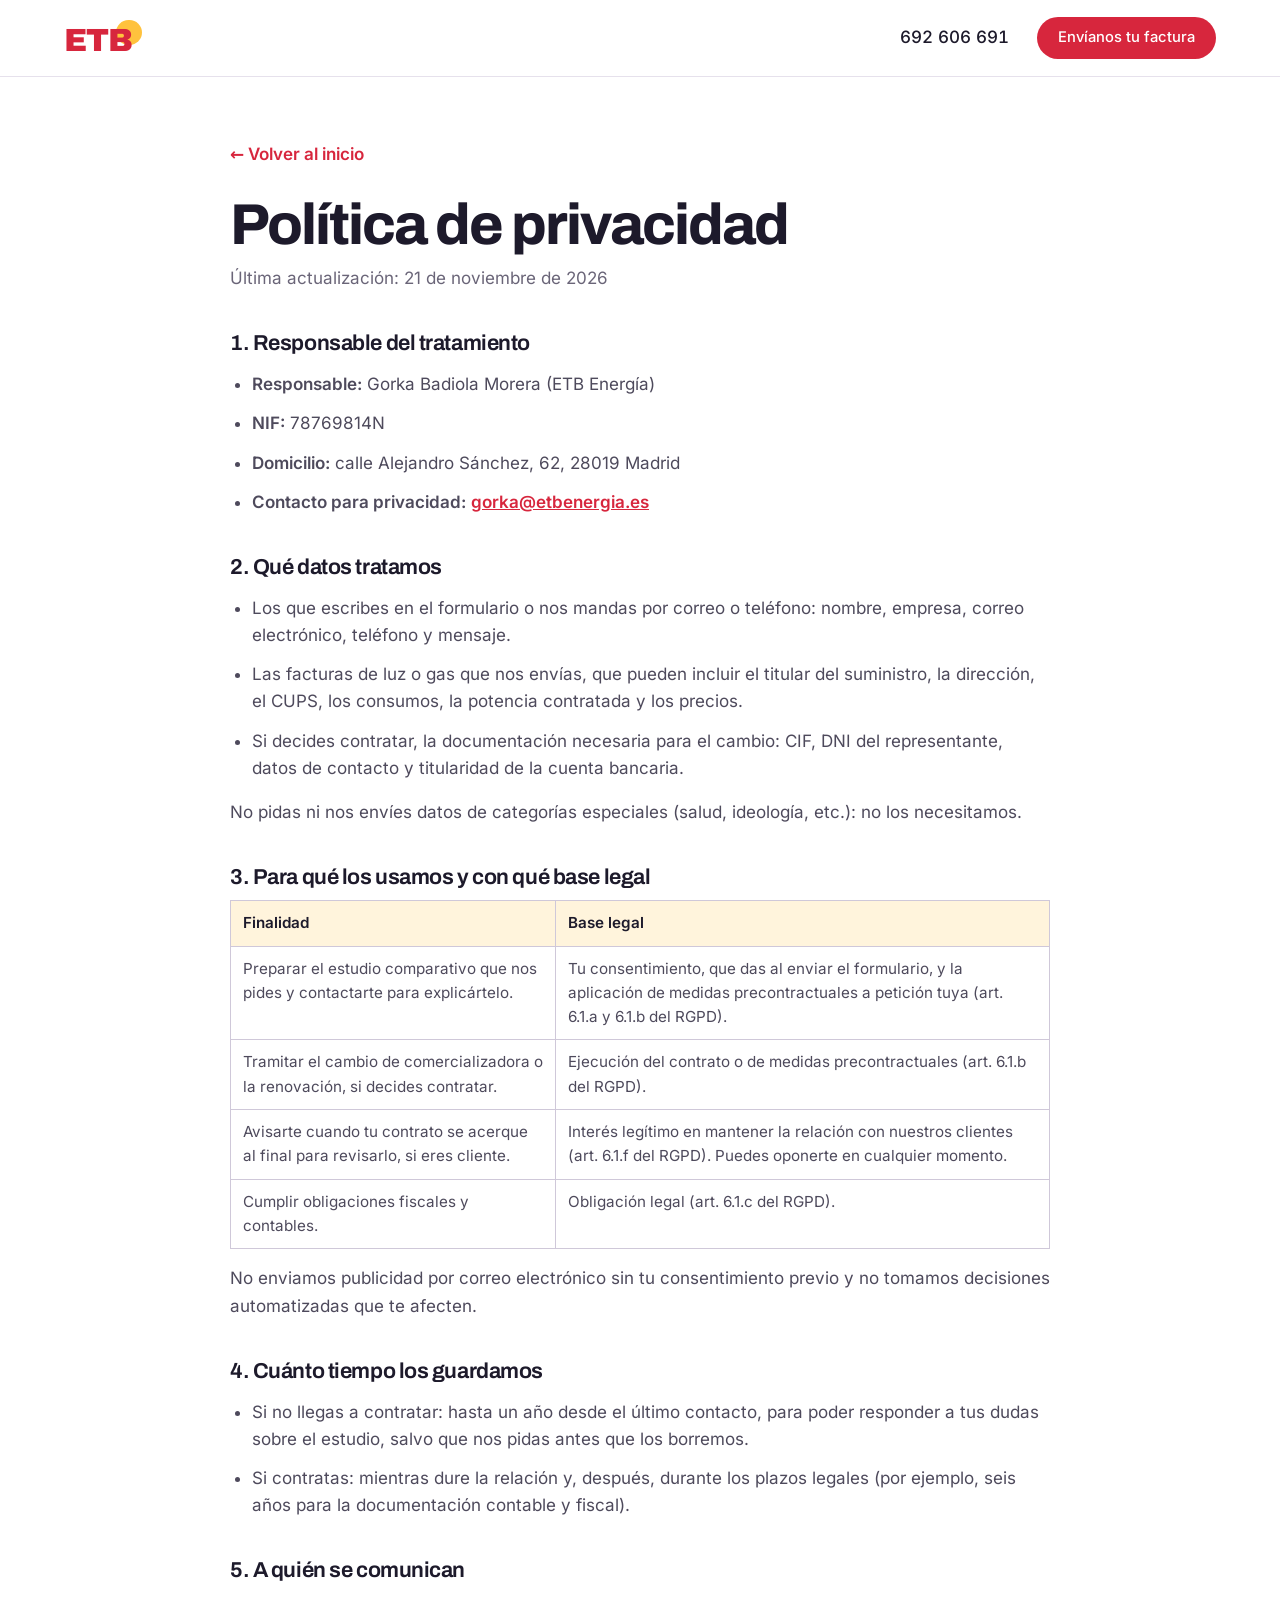
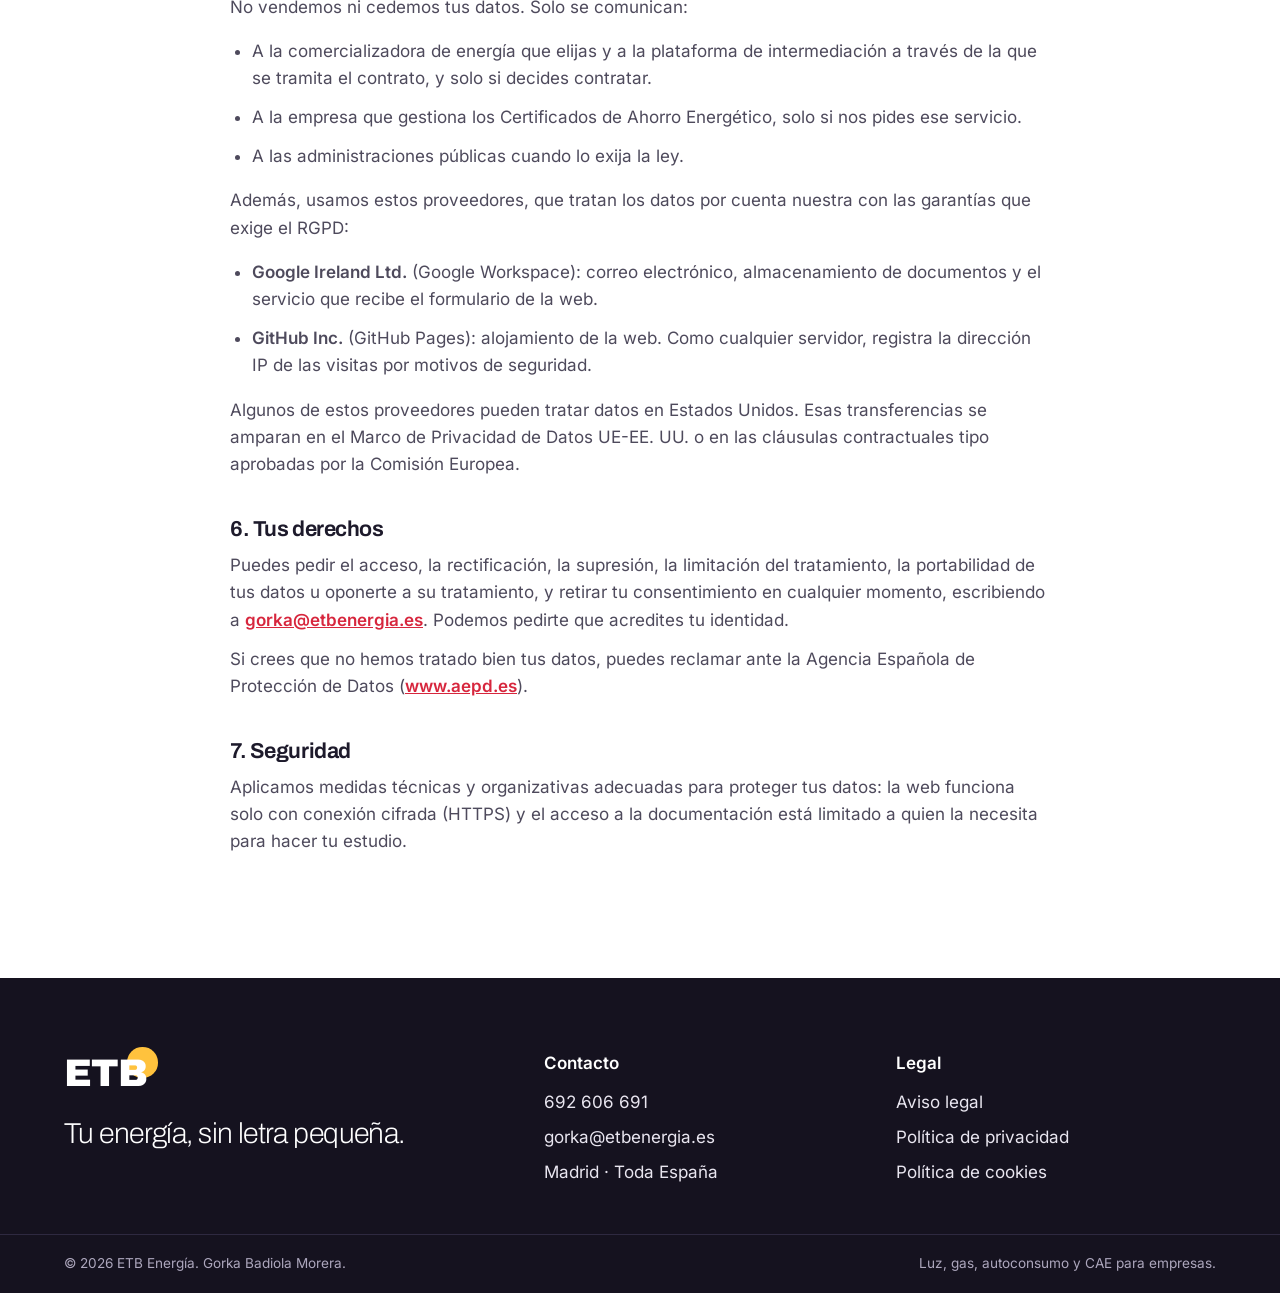
<file: privacidad.html>
<!doctype html>
<html lang="es">
<head>
<meta charset="utf-8">
<meta name="viewport" content="width=device-width, initial-scale=1">
<title>Política de privacidad · ETB Energía</title>
<meta name="description" content="Cómo trata ETB Energía los datos personales que envías a través de etbenergia.es.">
<link rel="canonical" href="https://etbenergia.es/privacidad.html">
<meta name="theme-color" content="#D7263D">
<link rel="icon" href="favicon.svg" type="image/svg+xml">
<link rel="stylesheet" href="assets/site.css">
</head>
<body>
<header class="cab"><div class="wrap"><a href="./" class="logo" aria-label="ETB Energía, inicio"><span>ETB</span></a><a class="cab__tel num" href="tel:+34692606691">692 606 691</a><a href="./#factura" class="btn btn--rojo">Envíanos tu factura</a></div></header>
<main class="legal"><div class="wrap">
<a class="volver" href="./">← Volver al inicio</a>
<h1>Política de privacidad</h1>
<p class="fecha">Última actualización: 21 de noviembre de 2026</p>

<h2>1. Responsable del tratamiento</h2>
<ul>
<li><strong>Responsable:</strong> Gorka Badiola Morera (ETB Energía)</li>
<li><strong>NIF:</strong> 78769814N</li>
<li><strong>Domicilio:</strong> calle Alejandro Sánchez, 62, 28019 Madrid</li>
<li><strong>Contacto para privacidad:</strong> <a href="mailto:gorka@etbenergia.es">gorka@etbenergia.es</a></li>
</ul>

<h2>2. Qué datos tratamos</h2>
<ul>
<li>Los que escribes en el formulario o nos mandas por correo o teléfono: nombre, empresa, correo electrónico, teléfono y mensaje.</li>
<li>Las facturas de luz o gas que nos envías, que pueden incluir el titular del suministro, la dirección, el CUPS, los consumos, la potencia contratada y los precios.</li>
<li>Si decides contratar, la documentación necesaria para el cambio: CIF, DNI del representante, datos de contacto y titularidad de la cuenta bancaria.</li>
</ul>
<p>No pidas ni nos envíes datos de categorías especiales (salud, ideología, etc.): no los necesitamos.</p>

<h2>3. Para qué los usamos y con qué base legal</h2>
<table>
<tr><th>Finalidad</th><th>Base legal</th></tr>
<tr><td>Preparar el estudio comparativo que nos pides y contactarte para explicártelo.</td><td>Tu consentimiento, que das al enviar el formulario, y la aplicación de medidas precontractuales a petición tuya (art. 6.1.a y 6.1.b del RGPD).</td></tr>
<tr><td>Tramitar el cambio de comercializadora o la renovación, si decides contratar.</td><td>Ejecución del contrato o de medidas precontractuales (art. 6.1.b del RGPD).</td></tr>
<tr><td>Avisarte cuando tu contrato se acerque al final para revisarlo, si eres cliente.</td><td>Interés legítimo en mantener la relación con nuestros clientes (art. 6.1.f del RGPD). Puedes oponerte en cualquier momento.</td></tr>
<tr><td>Cumplir obligaciones fiscales y contables.</td><td>Obligación legal (art. 6.1.c del RGPD).</td></tr>
</table>
<p>No enviamos publicidad por correo electrónico sin tu consentimiento previo y no tomamos decisiones automatizadas que te afecten.</p>

<h2>4. Cuánto tiempo los guardamos</h2>
<ul>
<li>Si no llegas a contratar: hasta un año desde el último contacto, para poder responder a tus dudas sobre el estudio, salvo que nos pidas antes que los borremos.</li>
<li>Si contratas: mientras dure la relación y, después, durante los plazos legales (por ejemplo, seis años para la documentación contable y fiscal).</li>
</ul>

<h2>5. A quién se comunican</h2>
<p>No vendemos ni cedemos tus datos. Solo se comunican:</p>
<ul>
<li>A la comercializadora de energía que elijas y a la plataforma de intermediación a través de la que se tramita el contrato, y solo si decides contratar.</li>
<li>A la empresa que gestiona los Certificados de Ahorro Energético, solo si nos pides ese servicio.</li>
<li>A las administraciones públicas cuando lo exija la ley.</li>
</ul>
<p>Además, usamos estos proveedores, que tratan los datos por cuenta nuestra con las garantías que exige el RGPD:</p>
<ul>
<li><strong>Google Ireland Ltd.</strong> (Google Workspace): correo electrónico, almacenamiento de documentos y el servicio que recibe el formulario de la web.</li>
<li><strong>GitHub Inc.</strong> (GitHub Pages): alojamiento de la web. Como cualquier servidor, registra la dirección IP de las visitas por motivos de seguridad.</li>
</ul>
<p>Algunos de estos proveedores pueden tratar datos en Estados Unidos. Esas transferencias se amparan en el Marco de Privacidad de Datos UE-EE. UU. o en las cláusulas contractuales tipo aprobadas por la Comisión Europea.</p>

<h2>6. Tus derechos</h2>
<p>Puedes pedir el acceso, la rectificación, la supresión, la limitación del tratamiento, la portabilidad de tus datos u oponerte a su tratamiento, y retirar tu consentimiento en cualquier momento, escribiendo a <a href="mailto:gorka@etbenergia.es">gorka@etbenergia.es</a>. Podemos pedirte que acredites tu identidad.</p>
<p>Si crees que no hemos tratado bien tus datos, puedes reclamar ante la Agencia Española de Protección de Datos (<a href="https://www.aepd.es" rel="noopener">www.aepd.es</a>).</p>

<h2>7. Seguridad</h2>
<p>Aplicamos medidas técnicas y organizativas adecuadas para proteger tus datos: la web funciona solo con conexión cifrada (HTTPS) y el acceso a la documentación está limitado a quien la necesita para hacer tu estudio.</p>

</div></main>
<footer class="pie"><div class="wrap">
<div><span class="logo logo--blanco" style="font-size:2.4rem"><span>ETB</span></span><p class="pie__lema">Tu energía, sin letra pequeña.</p></div>
<div class="pie__col"><strong>Contacto</strong><a href="tel:+34692606691">692 606 691</a><a href="mailto:gorka@etbenergia.es">gorka@etbenergia.es</a><span>Madrid · Toda España</span></div>
<div class="pie__col"><strong>Legal</strong><a href="aviso-legal.html">Aviso legal</a><a href="privacidad.html">Política de privacidad</a><a href="cookies.html">Política de cookies</a></div>
</div><div class="pie__base"><div class="wrap"><span>© 2026 ETB Energía. Gorka Badiola Morera.</span><span>Luz, gas, autoconsumo y CAE para empresas.</span></div></div></footer>
</body>
</html>
</file>
<file: assets/site.css>
/*
  ETB Energía · "Atardecer en la red" (rediseño 26/11/2026)
  Basado en la demo de Gorka: secciones oscuras y claras alternas, titulares en dos pesos
  (Archivo grueso + Archivo fino), mucho aire y elementos interactivos.
  Marca: rojo #D7263D, sol #FFC23D (solo acento, nunca texto blanco encima),
  tinta #1D1A2B, arena #FFF4DC. Archivo para títulos, Inter para texto. Fuentes alojadas aquí.
*/
@font-face{font-family:"Archivo";src:url("fonts/archivo-var.woff2") format("woff2");font-weight:100 900;font-stretch:62% 125%;font-display:swap}
@font-face{font-family:"Inter";font-weight:400;font-style:normal;font-display:swap;src:url("fonts/inter-latin-400-normal.woff2") format("woff2")}
@font-face{font-family:"Inter";font-weight:500;font-style:normal;font-display:swap;src:url("fonts/inter-latin-500-normal.woff2") format("woff2")}
@font-face{font-family:"Inter";font-weight:600;font-style:normal;font-display:swap;src:url("fonts/inter-latin-600-normal.woff2") format("woff2")}

:root{
  --rojo:#D7263D;--rojo-osc:#A91B2E;--sol:#FFC23D;--tinta:#1D1A2B;--noche:#15121F;--arena:#FFF4DC;--papel:#FFFFFF;
  --gris:#4E4A5C;--gris-2:#6A6578;--linea:#E6E1EC;--linea-2:#CFC8D9;--tinta-2:#2A2640;
  --claro:#E9E6F0;--claro-2:#B9B3C8;--valle:#7C74A6;--p1:#D7263D;--p2:#EC5B3F;--p3:#F7913C;--p4:#FFC23D;--p5:#B3A6DA;--p6:#6C6497;
  --tit:"Archivo",system-ui,sans-serif;--txt:"Inter",system-ui,-apple-system,"Segoe UI",sans-serif;
  --ancho:1240px;--pad:clamp(20px,5vw,80px);--sec:clamp(88px,11vw,150px)
}
*{box-sizing:border-box;min-width:0}
html{scroll-behavior:smooth;scroll-padding-top:80px;-webkit-text-size-adjust:100%}
body{margin:0;font-family:var(--txt);font-size:17px;line-height:1.6;color:var(--tinta);background:var(--papel);overflow-x:clip}
img,svg{display:block;max-width:100%}
a{color:inherit}
p{margin:0}
h1,h2,h3{margin:0;font-family:var(--tit);font-weight:700;letter-spacing:-.02em;line-height:1.02;text-wrap:balance}
button{font:inherit;cursor:pointer}
:focus-visible{outline:3px solid var(--tinta);outline-offset:3px;border-radius:4px}
.oscuro :focus-visible,.portada :focus-visible,.cab--hero :focus-visible{outline-color:var(--sol)}
.wrap{max-width:calc(var(--ancho) + 2*var(--pad));margin:0 auto;padding:0 var(--pad)}
.skip{position:absolute;left:-9999px;top:8px;background:var(--tinta);color:#fff;padding:12px 18px;border-radius:10px;z-index:100}
.skip:focus{left:8px}
.num{font-variant-numeric:tabular-nums}
.sr{position:absolute;width:1px;height:1px;overflow:hidden;clip:rect(0 0 0 0);white-space:nowrap}

/* Titulares en dos pesos, como en la demo */
.dos{font-size:clamp(2.4rem,5.4vw,4.6rem);line-height:1;letter-spacing:-.035em}
.dos b,.dos .g{display:block;font-weight:750;font-stretch:105%}
.dos .f{display:block;font-weight:220;font-stretch:100%}
.h3{font-size:1.3rem;font-weight:650}
.entrada{font-size:1.15rem;color:var(--gris);max-width:36em}
.etiqueta{font-size:.82rem;font-weight:600;letter-spacing:.14em;text-transform:uppercase;color:var(--rojo)}
.oscuro .etiqueta{color:var(--sol)}

/* Logo (decidido: ETB con el sol detrás) */
.logo{position:relative;display:inline-flex;font-family:var(--tit);font-weight:900;font-stretch:100%;letter-spacing:-.03em;line-height:.9;color:var(--rojo);text-decoration:none;font-size:2rem;margin-top:6px}
.logo::before{content:"";position:absolute;width:.8em;height:.8em;border-radius:50%;background:var(--sol);right:-.3em;top:-.22em}
.logo span{position:relative}
.logo--blanco{color:#fff}

/* Botones */
.btn{display:inline-flex;align-items:center;justify-content:center;gap:10px;min-height:50px;padding:13px 28px;border-radius:999px;font:500 1rem/1.2 var(--txt);text-decoration:none;border:1.5px solid transparent;cursor:pointer;transition:background-color .2s,color .2s,border-color .2s,transform .2s}
.btn:hover{transform:translateY(-1px)}
.btn--rojo{background:var(--rojo);color:#fff}
.btn--rojo:hover{background:var(--rojo-osc)}
.btn--linea{border-color:var(--tinta);color:var(--tinta);background:transparent}
.btn--linea:hover{background:var(--tinta);color:#fff}
.btn--blanco{border-color:#fff;color:#fff;background:transparent}
.btn--blanco:hover{background:#fff;color:var(--tinta)}
.btn--claro{background:#fff;color:var(--tinta)}
.btn--claro:hover{background:var(--arena)}
.btn .flecha{transition:transform .2s}
.btn:hover .flecha{transform:translateX(3px)}
.enlace{font-weight:600;color:var(--rojo);text-decoration:none;display:inline-flex;gap:8px;align-items:center}
.enlace::after{content:"→";transition:transform .2s}
.enlace:hover::after{transform:translateX(4px)}

/* Cabecera: sólida en páginas interiores; transparente sobre la portada */
.cab{position:sticky;top:0;z-index:30;background:rgba(255,255,255,.94);backdrop-filter:saturate(1.4) blur(10px);border-bottom:1px solid var(--linea)}
.cab .wrap{display:flex;align-items:center;gap:28px;min-height:76px}
.nav{display:flex;gap:30px;font-size:.95rem;margin-right:auto;margin-left:32px}
.nav a{text-decoration:none;padding:6px 0;position:relative;transition:color .2s}
.nav a::after{content:"";position:absolute;left:0;right:0;bottom:0;height:1.5px;background:currentColor;transform:scaleX(0);transform-origin:left;transition:transform .25s}
.nav a:hover::after,.nav a.activo::after{transform:scaleX(1)}
.cab__tel{font-weight:500;text-decoration:none;white-space:nowrap}
.cab .btn{min-height:42px;padding:9px 20px;font-size:.92rem}
.cab .logo + .cab__tel{margin-left:auto}
.cab--hero{position:fixed;left:0;right:0;background:transparent;border-color:transparent;backdrop-filter:none;color:#fff;transition:background-color .3s,border-color .3s}
.cab--hero .nav a{color:#E9E6F0}
.cab--hero .nav a.activo{color:var(--sol)}
.cab--hero.solida{background:rgba(21,18,31,.9);backdrop-filter:saturate(1.3) blur(12px);border-color:rgba(255,255,255,.08)}
.cab--hero .btn--rojo{background:transparent;border-color:rgba(255,255,255,.85)}
.cab--hero .btn--rojo:hover{background:#fff;color:var(--tinta)}
.cab--hero.solida .btn--rojo{background:var(--rojo);border-color:var(--rojo);color:#fff}
.menu-btn{display:none;background:none;border:0;color:inherit;width:46px;height:46px;margin-left:auto;border-radius:10px;align-items:center;justify-content:center}
.menu-btn svg{width:26px;height:26px}
@media (max-width:1060px){.cab .nav{display:none}.cab__tel{margin-left:auto}}
@media (max-width:1060px){.cab--hero .menu-btn{display:inline-flex}.cab--hero .cab__tel{margin-left:0}}
@media (max-width:620px){.cab__tel{display:none}.cab .btn{margin-left:auto}.cab--hero .btn{display:none}}
.cab--hero.abierto{background:var(--noche)}
.cab--hero.abierto .nav{display:flex;position:absolute;top:100%;left:0;right:0;flex-direction:column;gap:0;margin:0;padding:8px var(--pad) 24px;background:var(--noche);border-bottom:1px solid rgba(255,255,255,.1)}
.cab--hero.abierto .nav a{padding:14px 0;font-size:1.15rem;border-bottom:1px solid rgba(255,255,255,.08)}
.cab--hero.abierto .nav a::after{display:none}

/* Portada: atardecer con tendido eléctrico */
.portada{position:relative;min-height:max(100vh,760px);min-height:max(100svh,760px);overflow:hidden;color:#fff;background:#15121F;display:flex;align-items:flex-start}
.paisaje{position:absolute;inset:0;width:100%;height:100%}
.paisaje .capa{will-change:transform}
.portada .wrap{position:relative;width:100%;padding-top:clamp(120px,17vh,190px);padding-bottom:200px}
@media (max-width:620px){.bajar{display:none}.portada .wrap{padding-top:120px}}
.portada__txt{max-width:1040px}
.portada .entrada,.portada .raya{max-width:31em}
.portada h1{font-size:clamp(2.9rem,7.2vw,6.6rem);line-height:.96;letter-spacing:-.045em}
.portada h1 .g{display:block;font-weight:760;font-stretch:104%}
.portada h1 .f{display:block;font-weight:200}
.portada .raya{margin-top:40px;height:1px;width:min(560px,75%);background:rgba(255,255,255,.7);transform-origin:left}
.portada .entrada{margin-top:28px;text-shadow:0 1px 12px rgba(21,18,31,.55);font-size:clamp(1.05rem,1.5vw,1.2rem);color:#EDEAF3}
.acciones{display:flex;flex-wrap:wrap;gap:14px 22px;align-items:center;margin-top:38px}
.acciones .tel{text-decoration:none;padding:12px 4px;color:#EDEAF3}
.acciones .tel:hover{color:var(--sol)}
.promesas{display:flex;flex-wrap:wrap;gap:10px 32px;margin:36px 0 0;padding:0;list-style:none;font-size:.98rem;color:var(--gris)}
.promesas li{display:flex;align-items:center;gap:10px}
.promesas li::before{content:"";width:8px;height:8px;border-radius:50%;background:var(--rojo)}
.carril{position:absolute;right:clamp(14px,3vw,48px);top:150px;bottom:110px;display:flex;flex-direction:column;align-items:center;gap:18px;font-size:.8rem;letter-spacing:.08em}
.carril i{width:1px;flex:1 1 auto;background:rgba(255,255,255,.5)}
.carril a{writing-mode:vertical-rl;text-decoration:none;color:#E9E6F0;padding:4px 0;transition:color .2s}
.carril a:hover{color:var(--sol)}
@media (max-width:760px){.carril{display:none}}
.bajar{position:absolute;left:50%;bottom:28px;width:28px;height:44px;margin-left:-14px;border:1.5px solid rgba(255,255,255,.6);border-radius:20px}
.bajar::after{content:"";position:absolute;left:50%;top:9px;width:4px;height:8px;margin-left:-2px;border-radius:2px;background:#fff;animation:rueda 1.8s ease-in-out infinite}
@keyframes rueda{0%{opacity:0;transform:translateY(0)}30%{opacity:1}100%{opacity:0;transform:translateY(14px)}}
@keyframes fluye{to{stroke-dashoffset:-460}}
@keyframes parpadeo{0%,100%{opacity:.95}50%{opacity:.35}}
.pulso{animation:fluye 6s linear infinite}
.pulso--2{animation-duration:8.5s;animation-delay:-3s}
.luces circle{animation:parpadeo 4s ease-in-out infinite}
.luces circle:nth-child(3n){animation-delay:-1.3s}.luces circle:nth-child(3n+1){animation-delay:-2.6s}

/* Secciones */
.sec{padding:var(--sec) 0}
.sec--arena{background:var(--arena)}
.oscuro{background:var(--tinta);color:#fff}
.oscuro .entrada{color:var(--claro-2)}
.cabeza{display:flex;flex-wrap:wrap;justify-content:space-between;align-items:flex-end;gap:28px 64px;margin-bottom:clamp(48px,6vw,84px)}
.cabeza .entrada{max-width:30em}

/* Servicios */
.frase{font-family:var(--tit);font-weight:280;font-size:clamp(1.75rem,3.4vw,2.9rem);line-height:1.18;letter-spacing:-.025em;max-width:22em;margin-top:20px}
.frase strong{font-weight:650}
.servicios{list-style:none;margin:clamp(56px,7vw,96px) 0 0;padding:0;display:grid;grid-template-columns:repeat(4,minmax(0,1fr));border-top:1px solid var(--tinta)}
.servicios li{padding:32px 32px 8px 0;display:flex;flex-direction:column;gap:12px;position:relative}
.servicios li::before{content:"";position:absolute;top:-1px;left:0;height:3px;width:0;background:var(--rojo);transition:width .45s cubic-bezier(.2,.8,.2,1)}
.servicios li:hover::before{width:calc(100% - 32px)}
.servicios h3{font-size:1.3rem;font-weight:650}
.servicios p{color:var(--gris);font-size:.98rem}
.servicios .para{font-size:.88rem;color:var(--gris-2)}
.servicios .enlace{margin-top:auto;padding-top:8px}
@media (max-width:1000px){.servicios{grid-template-columns:repeat(2,minmax(0,1fr))}}
@media (max-width:560px){.servicios{grid-template-columns:1fr}.servicios li{padding-right:0}}

/* Tarifa por horas (interactivo) */
.selector{display:inline-flex;border:1px solid rgba(255,255,255,.35);border-radius:999px;padding:4px;gap:2px}
.selector button{border:0;border-radius:999px;padding:10px 20px;font-size:.95rem;background:transparent;color:#fff;min-height:44px;transition:background-color .25s,color .25s}
.selector button[aria-pressed="true"]{background:#fff;color:var(--tinta)}
.selector--claro{border-color:var(--linea-2)}
.selector--claro button{color:var(--tinta)}
.selector--claro button[aria-pressed="true"]{background:var(--tinta);color:#fff}
.barras{position:relative;height:clamp(180px,24vw,260px);display:flex;align-items:flex-end;gap:clamp(3px,.6vw,8px)}
.barra{flex:1 1 0;height:100%;display:flex;align-items:flex-end;background:none;border:0;padding:0;min-height:0}
.barra span{display:block;width:100%;height:var(--h,30%);border-radius:999px 999px 3px 3px;background:var(--c,var(--valle));transform-origin:bottom;transition:height .55s cubic-bezier(.2,.8,.2,1),background-color .45s,opacity .2s}
.barras:hover .barra span,.barras:focus-within .barra span{opacity:.45}
.barras .barra:hover span,.barras .barra:focus-visible span{opacity:1}
.barra:focus-visible{outline:none}
.barra:focus-visible span{outline:2px solid #fff;outline-offset:3px}
.eje{display:flex;justify-content:space-between;font-size:.8rem;color:var(--claro-2);margin-top:12px;border-top:1px solid rgba(255,255,255,.22);padding-top:12px}
.burbuja{position:absolute;bottom:calc(100% + 10px);transform:translateX(-50%);background:#fff;color:var(--tinta);font-size:.85rem;font-weight:500;padding:6px 12px;border-radius:8px;white-space:nowrap;pointer-events:none;opacity:0;transition:opacity .15s}
.burbuja.ver{opacity:1}
.tarifa__pie{margin-top:40px;display:flex;flex-wrap:wrap;gap:28px 72px;justify-content:space-between;align-items:flex-start}
.tarifa__pie p{max-width:34em;color:var(--claro)}
.tarifa__extra{margin-top:12px;color:var(--claro-2)!important}
.temporadas{display:grid;grid-template-columns:repeat(4,minmax(0,1fr));gap:8px;margin-bottom:56px}
.temporadas button{border:1px solid rgba(255,255,255,.22);background:transparent;color:#fff;border-radius:14px;padding:12px 16px;text-align:left;font-weight:500;min-height:44px;display:flex;flex-direction:column;gap:2px;transition:background-color .25s,color .25s,border-color .25s}
.temporadas button small{font-size:.8rem;font-weight:400;color:var(--claro-2)}
.temporadas button:hover{border-color:rgba(255,255,255,.6)}
.temporadas button[aria-pressed="true"]{background:#fff;color:var(--tinta);border-color:#fff}
.temporadas button[aria-pressed="true"] small{color:var(--gris)}
.temporadas button.hoy::after{content:"Este mes";font-size:.7rem;color:var(--sol);font-weight:600;margin-top:2px}
.temporadas button[aria-pressed="true"].hoy::after{color:var(--rojo)}
@media (max-width:640px){.temporadas{grid-template-columns:repeat(2,minmax(0,1fr))}}
.leyenda{display:grid;grid-template-columns:repeat(2,auto);gap:10px 28px}
.leyenda{display:flex;flex-direction:column;gap:10px;font-size:.9rem;color:var(--claro);margin:0;padding:0;list-style:none}
.leyenda li{display:flex;align-items:center;gap:10px}
.leyenda i{width:10px;height:10px;border-radius:50%}
.nota-esquema{margin-top:22px;font-size:.82rem;color:var(--claro-2)}

/* CAE */
.flujo{list-style:none;margin:0;padding:0;display:grid;grid-template-columns:repeat(4,minmax(0,1fr));gap:40px 40px;counter-reset:paso;position:relative}
.flujo::before{content:"";position:absolute;top:0;left:0;right:0;height:1px;background:var(--linea-2)}
.flujo::after{content:"";position:absolute;top:0;left:0;height:2px;width:100%;background:var(--rojo);transform:scaleX(var(--avance,0));transform-origin:left;transition:transform 1.4s cubic-bezier(.2,.8,.2,1)}
.flujo li{counter-increment:paso;padding-top:28px;display:flex;flex-direction:column;gap:12px}
.flujo li::before{content:counter(paso);font-family:var(--tit);font-weight:200;font-size:3.6rem;line-height:1;color:var(--tinta)}
.flujo h3{font-size:1.2rem;font-weight:650}
.flujo p{color:var(--gris);font-size:.98rem}
@media (max-width:900px){.flujo{grid-template-columns:repeat(2,minmax(0,1fr))}}
@media (max-width:540px){.flujo{grid-template-columns:1fr}}
.cae__pie{display:grid;grid-template-columns:auto minmax(0,1fr);gap:24px 56px;align-items:center;margin-top:clamp(56px,6vw,80px);padding:clamp(28px,4vw,44px);background:var(--tinta);color:#fff;border-radius:22px;position:relative;overflow:hidden}
.cae__pie::after{content:"";position:absolute;width:300px;height:300px;border-radius:50%;border:1.5px solid var(--sol);opacity:.35;right:-110px;top:-150px;pointer-events:none}
.cae__pie>*{position:relative;z-index:1}
.cae__pie p{color:var(--claro)}
.cae__pie strong{color:#fff}
@media (max-width:760px){.cae__pie{grid-template-columns:1fr}}
.dato{white-space:nowrap;font-family:var(--tit);font-weight:220;font-size:clamp(2.6rem,5.5vw,4rem);line-height:1;color:#fff;letter-spacing:-.03em}
.dato b{font-weight:750}
.dato small{white-space:normal;max-width:16em;display:block;line-height:1.45;font-family:var(--txt);font-size:.92rem;font-weight:400;color:var(--claro-2);margin-top:12px;letter-spacing:0}

/* Autoconsumo (interactivo) */
.solar .wrap{display:grid;grid-template-columns:minmax(0,1fr) minmax(0,1.15fr);gap:clamp(40px,6vw,96px);align-items:center}
@media (max-width:940px){.solar .wrap{grid-template-columns:1fr}}
.solar__txt{display:flex;flex-direction:column;gap:24px}
.revisa{list-style:none;margin:0;padding:0;display:grid;gap:14px;color:var(--claro)}
.revisa li{padding-left:30px;position:relative}
.revisa li::before{content:"";position:absolute;left:0;top:.5em;width:14px;height:8px;border-left:2px solid var(--sol);border-bottom:2px solid var(--sol);transform:rotate(-45deg)}
.grafica{margin:0;display:flex;flex-direction:column;gap:22px}
.grafica .selector{align-self:flex-start}
.grafica svg rect{transition:y .55s cubic-bezier(.2,.8,.2,1),height .55s cubic-bezier(.2,.8,.2,1),fill .4s}
.grafica figcaption{display:flex;flex-wrap:wrap;gap:8px 22px;font-size:.88rem;color:var(--claro)}
.grafica figcaption span{display:inline-flex;align-items:center;gap:8px}
.ley{width:12px;height:12px;border-radius:50%;display:inline-block}
.grafica .ilu{margin-left:auto;color:var(--claro-2)}
.grafica__nota{font-size:.98rem;color:var(--claro);min-height:3.2em}

/* Pasos */
.pasos{list-style:none;margin:0;padding:0;display:grid;grid-template-columns:repeat(3,minmax(0,1fr));gap:56px 48px;counter-reset:p}
.pasos li{counter-increment:p;border-top:1px solid var(--tinta);padding-top:28px;display:flex;flex-direction:column;gap:10px}
.pasos li::before{content:counter(p);font-family:var(--tit);font-weight:200;font-size:4rem;line-height:1;margin-bottom:14px}
.pasos p{color:var(--gris)}
@media (max-width:820px){.pasos{grid-template-columns:1fr}}

/* Colaboradores */
.colab{background:var(--rojo);color:#fff;position:relative;overflow:hidden;padding:clamp(72px,9vw,120px) 0}
.colab::after{content:"";position:absolute;width:520px;height:520px;border-radius:50%;background:var(--sol);right:-200px;bottom:-300px;transition:transform 1.2s cubic-bezier(.2,.8,.2,1)}
.colab.visto::after{transform:translateY(-40px)}
.colab .wrap{position:relative;z-index:1;display:grid;grid-template-columns:minmax(0,1.4fr) auto;gap:32px 64px;align-items:end}
.colab .dos{font-size:clamp(2.2rem,4.6vw,3.8rem)}
.colab .entrada{color:#FFE9EC;margin-top:24px}
@media (max-width:820px){.colab .wrap{grid-template-columns:1fr}.colab::after{width:200px;height:200px;right:-90px;top:-100px;bottom:auto}.colab.visto::after{transform:translateY(20px)}}

/* Formulario (mismos campos y comportamiento; solo cambia el aspecto) */
.form-sec{background:var(--arena)}
.form-sec .wrap{display:grid;grid-template-columns:minmax(0,.85fr) minmax(0,1.15fr);gap:clamp(40px,7vw,120px);align-items:start}
@media (max-width:940px){.form-sec .wrap{grid-template-columns:1fr}}
.form-sec__txt{display:flex;flex-direction:column;gap:24px;position:sticky;top:110px}
@media (max-width:940px){.form-sec__txt{position:static}}
.contacto{display:grid;gap:6px;margin-top:8px}
.contacto span{color:var(--gris)}
.contacto a{text-decoration:none;font-weight:600;font-size:1.1rem}
.contacto a:hover{color:var(--rojo)}
.panel{min-width:0}
.form{display:grid;grid-template-columns:repeat(2,minmax(0,1fr));gap:30px 32px}
@media (max-width:600px){.form{grid-template-columns:1fr}}
.campo{display:flex;flex-direction:column;gap:8px;font-size:.88rem;color:var(--gris)}
.campo--ancho,.subir,.archivos,.check,.aviso,.info-legal,.form .btn{grid-column:1/-1}
.campo input,.campo select,.campo textarea{border:0;border-bottom:1.5px solid var(--tinta);border-radius:0;padding:10px 0 12px;font:400 1.1rem/1.4 var(--txt);color:var(--tinta);background:transparent;width:100%;transition:border-color .2s}
.campo select{appearance:none;-webkit-appearance:none;background:url("data:image/svg+xml,%3Csvg xmlns='http://www.w3.org/2000/svg' width='14' height='14' viewBox='0 0 24 24' fill='none' stroke='%231D1A2B' stroke-width='2'%3E%3Cpath d='m6 9 6 6 6-6'/%3E%3C/svg%3E") right 2px center no-repeat;padding-right:28px;cursor:pointer}
.campo textarea{min-height:84px;resize:vertical}
.campo input:focus,.campo select:focus,.campo textarea:focus{outline:none;border-bottom-color:var(--rojo);box-shadow:0 1.5px 0 var(--rojo)}
.opc{color:var(--gris-2)}
.subir{position:relative;border:1.5px dashed var(--tinta);border-radius:18px;background:rgba(255,255,255,.55);padding:30px 20px;text-align:center;cursor:pointer;transition:border-color .2s,background-color .2s,transform .2s}
.subir:hover,.subir.encima{border-color:var(--rojo);background:#fff}
.subir.encima{transform:scale(1.01)}
.subir input{position:absolute;inset:0;opacity:0;cursor:pointer;width:100%;height:100%}
.subir:focus-within{outline:3px solid var(--tinta);outline-offset:3px}
.subir__icono{width:36px;height:36px;margin:0 auto 10px;color:var(--rojo)}
.subir__t{font-weight:600;font-size:1.05rem}
.subir__s{font-size:.88rem;color:var(--gris);margin-top:4px}
.archivos{list-style:none;margin:0;padding:0;display:grid;gap:8px}
.archivos:empty{display:none}
.archivos li{display:flex;justify-content:space-between;align-items:center;gap:12px;background:#fff;border-radius:12px;padding:8px 8px 8px 16px;font-size:.95rem}
.archivos button{background:none;border:0;color:var(--rojo);font:600 .95rem var(--txt);cursor:pointer;min-height:40px;padding:0 10px}
.check{display:flex;align-items:flex-start;gap:12px;font-size:.9rem;line-height:1.45;color:var(--gris)}
.check input{width:20px;height:20px;margin-top:1px;flex-shrink:0;accent-color:var(--tinta)}
.check a{color:var(--tinta);font-weight:600}
.trampa{position:absolute;left:-9999px;width:1px;height:1px;overflow:hidden}
.form .btn{justify-self:start;min-width:220px;border:0;background:var(--tinta);color:#fff;min-height:54px;font-size:1.02rem}
.form .btn:hover{background:var(--rojo)}
.form .btn[disabled]{opacity:.6;cursor:wait;transform:none}
.aviso{font-size:.95rem;border-radius:12px;padding:12px 14px;display:none}
.aviso.error{display:block;background:#FDE8EA;color:#8E1526}
.info-legal{font-size:.78rem;line-height:1.5;color:var(--gris-2)}
.info-legal a{color:var(--gris)}
.ok{display:none;flex-direction:column;gap:12px;padding:20px 0;animation:sube .6s ease both}
.ok h3{font-size:2.4rem;font-weight:750;letter-spacing:-.03em}
.ok p{color:var(--gris);font-size:1.1rem;max-width:28em}

/* Preguntas */
.faq .wrap{max-width:calc(940px + 2*var(--pad))}
.faq .dos{margin-bottom:48px}
.faq details{border-top:1px solid var(--linea-2)}
.faq details:last-child{border-bottom:1px solid var(--linea-2)}
.faq summary{list-style:none;cursor:pointer;padding:26px 0;display:flex;justify-content:space-between;align-items:center;gap:20px;font-size:1.15rem;font-weight:500;min-height:48px;transition:color .2s}
.faq summary:hover{color:var(--rojo)}
.faq summary::-webkit-details-marker{display:none}
.faq summary::after{content:"+";flex-shrink:0;font-family:var(--tit);font-weight:200;font-size:2rem;line-height:1;width:24px;text-align:center;transition:transform .3s}
.faq details[open] summary::after{content:"−"}
.faq details p{padding:0 0 28px;color:var(--gris);max-width:40em}
.faq details[open] p{animation:sube .35s ease both}

/* Pie */
.pie{background:var(--noche);color:#fff}
.pie .wrap{display:grid;grid-template-columns:minmax(0,1.4fr) repeat(2,minmax(0,1fr));gap:32px;padding-top:72px;padding-bottom:48px}
@media (max-width:760px){.pie .wrap{grid-template-columns:1fr}}
.pie__lema{font-family:var(--tit);font-weight:220;font-size:1.8rem;line-height:1.1;margin-top:24px;max-width:14em;letter-spacing:-.02em}
.pie__col{display:flex;flex-direction:column;gap:8px;color:var(--claro)}
.pie__col strong{color:#fff;margin-bottom:4px;font-weight:600}
.pie a{color:var(--claro);text-decoration:none}
.pie a:hover{color:#fff;text-decoration:underline}
.pie__base{border-top:1px solid #2E2940}
.pie__base .wrap{display:flex;flex-wrap:wrap;justify-content:space-between;gap:8px;padding-top:18px;padding-bottom:18px;font-size:.85rem;color:#ADA7BD}

/* Páginas legales (mismo contenido, nuevo estilo) */
.legal{padding:64px 0 110px}
.legal .wrap{max-width:calc(820px + 2*var(--pad))}
.legal h1{font-size:clamp(2.4rem,5vw,3.6rem);font-weight:750;letter-spacing:-.035em;margin-bottom:10px}
.legal .fecha{color:var(--gris-2);margin-bottom:40px}
.legal h2{font-size:1.35rem;font-weight:650;margin:40px 0 12px}
.legal p,.legal li{color:var(--gris);margin-bottom:12px}
.legal ul{padding-left:22px}
.legal table{width:100%;border-collapse:collapse;margin:8px 0 16px;font-size:.95rem}
.legal th,.legal td{border:1px solid var(--linea-2);padding:10px 12px;text-align:left;vertical-align:top;color:var(--gris)}
.legal th{background:var(--arena);color:var(--tinta)}
.legal a{color:var(--rojo);font-weight:600}
.volver{display:inline-block;margin-bottom:28px;font-weight:600;text-decoration:none;color:var(--rojo)}
.legal .btn{color:#fff}

/* Entrada al hacer scroll (solo si hay JS y movimiento permitido) */
@keyframes sube{from{opacity:0;transform:translateY(18px)}to{opacity:1;transform:none}}
@keyframes raya{from{transform:scaleX(0)}to{transform:scaleX(1)}}
@media (prefers-reduced-motion:no-preference){
  .portada__txt>*{animation:sube 1s cubic-bezier(.2,.8,.2,1) both}
  .portada__txt>:nth-child(2){animation:raya 1.1s .35s cubic-bezier(.2,.8,.2,1) both}
  .portada__txt>:nth-child(3){animation-delay:.25s}.portada__txt>:nth-child(4){animation-delay:.4s}
  .js .aparece{opacity:0;transform:translateY(28px);transition:opacity .9s cubic-bezier(.2,.8,.2,1),transform .9s cubic-bezier(.2,.8,.2,1)}
  .js .aparece.visto{opacity:1;transform:none}
}
@media (prefers-reduced-motion:reduce){html{scroll-behavior:auto}*,*::before,*::after{animation:none!important;transition:none!important}}
@media (max-width:540px){.dato{white-space:normal;font-size:2.4rem}}
</file>
